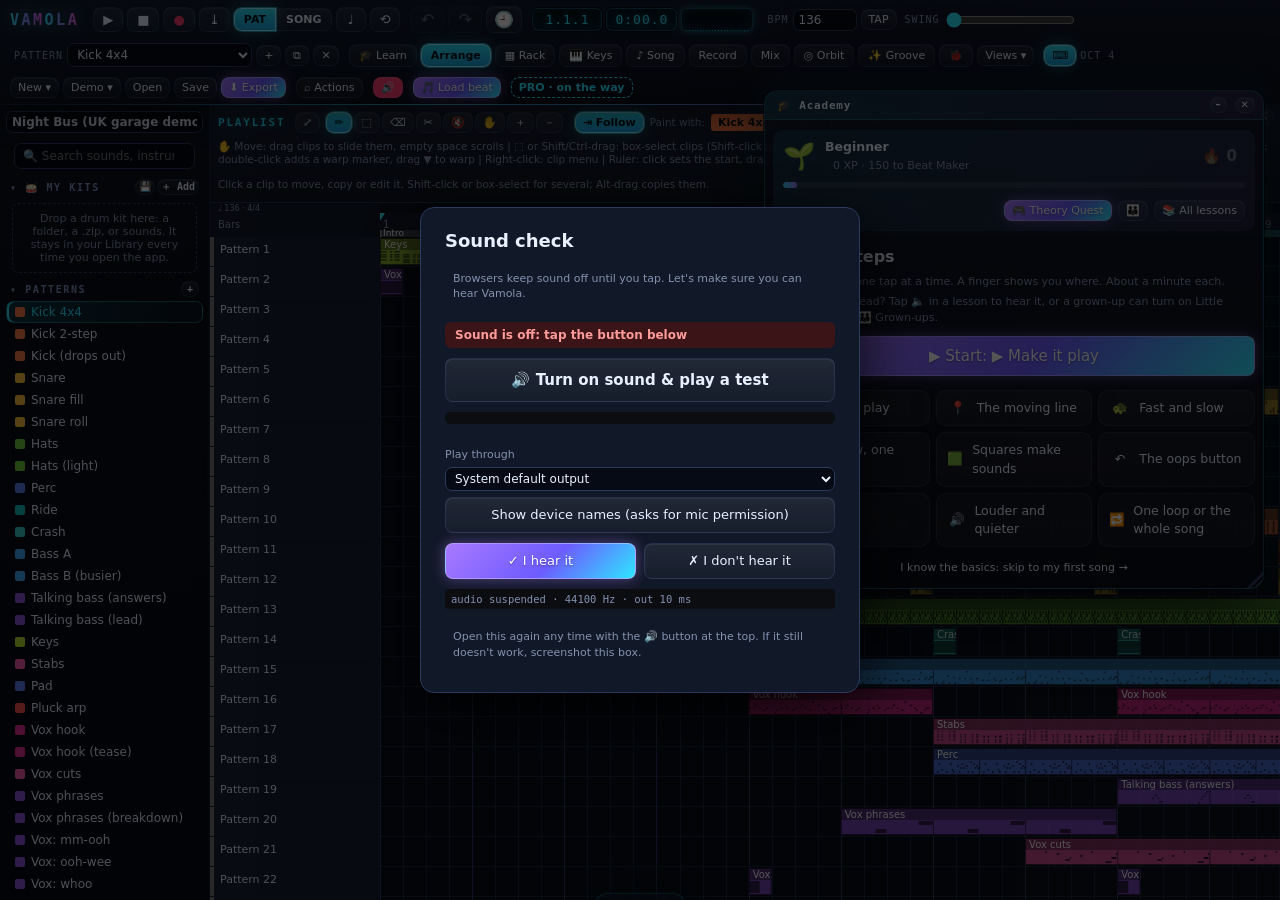
<file: index.html>
<!doctype html>
<html lang="en">
  <head>
    <meta charset="UTF-8" />
    <meta name="viewport" content="width=device-width, initial-scale=1.0, viewport-fit=cover" />
    <meta name="color-scheme" content="dark" />
    <meta name="theme-color" content="#16181d" />
    <meta name="description" content="Vamola: learn to make music by making it. A finger shows each step, on your phone or computer." />
    <meta name="apple-mobile-web-app-capable" content="yes" />
    <meta name="mobile-web-app-capable" content="yes" />
    <meta name="apple-mobile-web-app-status-bar-style" content="black-translucent" />
    <meta name="apple-mobile-web-app-title" content="Vamola" />
    <link rel="manifest" href="./manifest.webmanifest" />
    <link rel="apple-touch-icon" href="./apple-touch-icon.png" />
    <title>Vamola</title>
    <link rel="icon" type="image/svg+xml" href="./icon.svg" />
    <script type="module" crossorigin src="./assets/index-BkfduwwK.js"></script>
    <link rel="stylesheet" crossorigin href="./assets/index-Dw253Y-8.css">
  </head>
  <body>
    <div id="app"></div>
  </body>
</html>
</file>
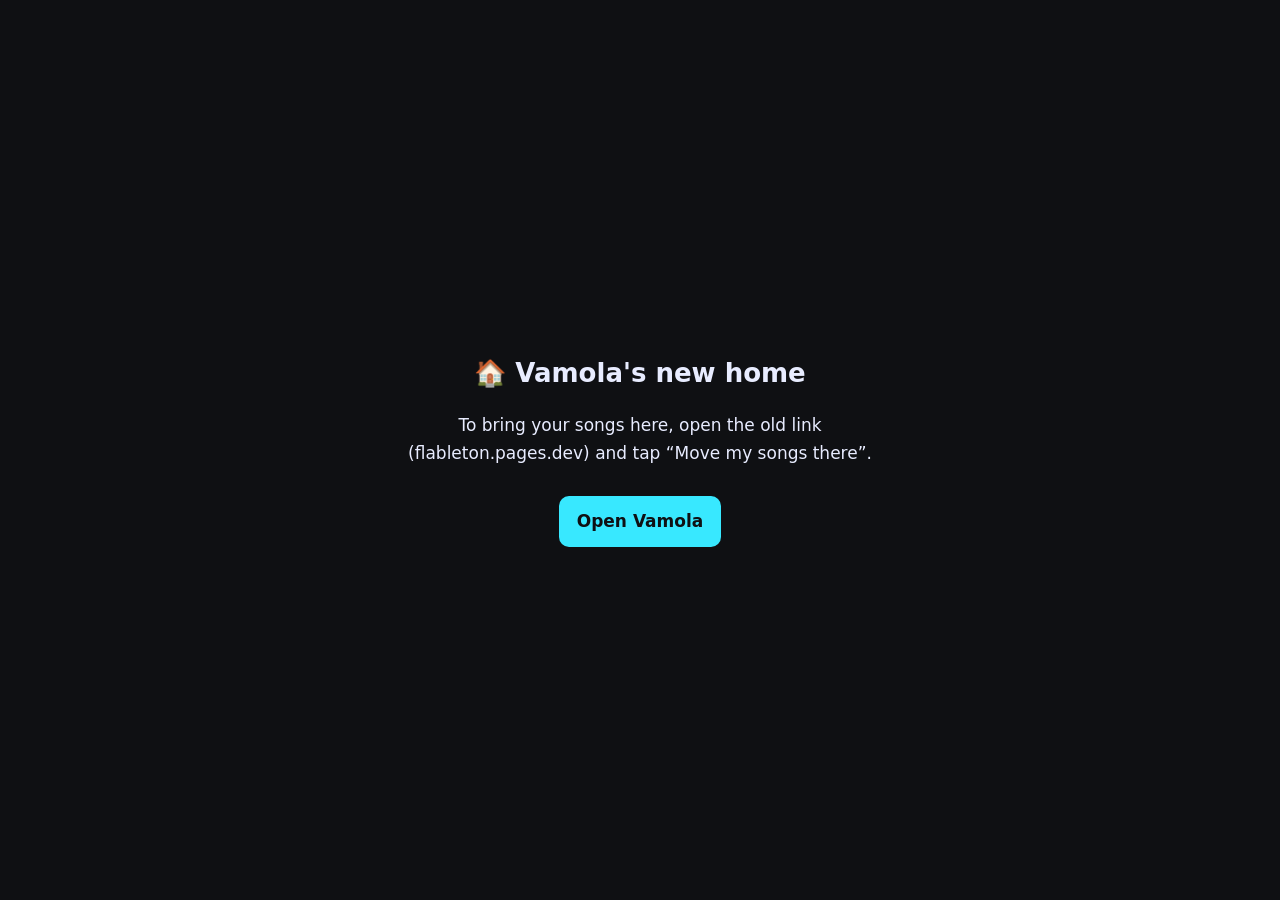
<file: move.html>
<!doctype html>
<html lang="en">
<head>
<meta charset="utf-8" />
<meta name="viewport" content="width=device-width, initial-scale=1" />
<title>Moving to Vamola</title>
<style>
  :root { color-scheme: dark; }
  body { margin: 0; background: #0f1013; color: #e8ecff; font: 17px/1.6 system-ui, -apple-system, sans-serif; display: grid; place-items: center; min-height: 100vh; }
  main { max-width: 520px; padding: 24px 16px; text-align: center; }
  h1 { font-size: 26px; }
  a, button { color: #0f1013; background: #38e8ff; border: 0; border-radius: 10px; padding: 12px 18px; font: inherit; font-weight: 600; text-decoration: none; display: inline-block; margin-top: 12px; }
  .dim { color: #9aa4b2; }
</style>
</head>
<body>
<main>
<h1 id="title">🏠 Moving to Vamola…</h1>
<p id="say">Getting your songs from the old link. Keep this page open.</p>
<p id="go"></p>
</main>
<script>
/*
 * The other half of src/ui/moving.ts. The old link (flableton.pages.dev) opens this page and sends what it
 * kept; it's written here, under the new names, and then the app opens with it. Only the old link's
 * messages are taken.
 */
(function () {
  var OLD = ["https://flableton.pages.dev", "https://barline-app.pages.dev", "https://vamola.pages.dev", "https://q-sys-oak.github.io"];
  var title = document.getElementById("title"), say = document.getElementById("say"), go = document.getElementById("go");
  function show(t, s, button) {
    title.textContent = t; say.textContent = s;
    go.replaceChildren();
    if (button) { var a = document.createElement("a"); a.href = "./"; a.textContent = button; go.append(a); }
  }
  var opener = window.opener, from = null;
  if (!opener) return show("🏠 Vamola's new home", "To bring your songs here, open the old link (flableton.pages.dev) and tap “Move my songs there”.", "Open Vamola");
  for (var i = 0; i < OLD.length; i++) opener.postMessage({ type: "vamola-ready" }, OLD[i]);

  var newName = function (k) {
    var olds = ["flableton.", "beatwise.", "barline."];
    for (var i = 0; i < olds.length; i++) if (k.indexOf(olds[i]) === 0) return "vamola." + k.slice(olds[i].length);
    return k;
  };
  function put(db) {
    return new Promise(function (resolve, reject) {
      var r = indexedDB.open(db.name, db.version);
      r.onupgradeneeded = function () {
        db.stores.forEach(function (s) {
          if (!r.result.objectStoreNames.contains(s.name)) r.result.createObjectStore(s.name, s.keyPath === null ? { autoIncrement: s.autoIncrement } : { keyPath: s.keyPath, autoIncrement: s.autoIncrement });
        });
      };
      r.onerror = function () { reject(r.error); };
      r.onsuccess = function () {
        var d = r.result, names = db.stores.map(function (s) { return s.name; }).filter(function (n) { return d.objectStoreNames.contains(n); });
        if (!names.length) { d.close(); return resolve(); }
        var tx = d.transaction(names, "readwrite");
        db.stores.forEach(function (s) {
          if (names.indexOf(s.name) < 0) return;
          var os = tx.objectStore(s.name);
          s.values.forEach(function (v, i) { if (s.keyPath === null) os.put(v, s.keys[i]); else os.put(v); });
        });
        tx.oncomplete = function () { d.close(); resolve(); };
        tx.onerror = function () { d.close(); reject(tx.error); };
      };
    });
  }

  addEventListener("message", function (e) {
    if (OLD.indexOf(e.origin) < 0 || e.source !== opener || !e.data || e.data.type !== "vamola-move" || from) return;
    from = e.origin;
    var local = e.data.local || {}, dbs = e.data.dbs || [];
    var here = null;
    try { here = localStorage.getItem("vamola.autosave"); } catch (_) {}
    var bringsSong = ["flableton.autosave", "beatwise.autosave", "barline.autosave", "vamola.autosave"].some(function (k) { return local[k] !== undefined; });
    if (here && bringsSong && !confirm("The new link already has a song open. Replace it with the song from the old link? (Its backups and sounds are kept either way.)")) {
      ["flableton.autosave", "beatwise.autosave", "barline.autosave", "vamola.autosave"].forEach(function (k) { delete local[k]; });
    }
    try {
      // oldest names first, so the newer copy of a setting wins: flableton, beatwise, barline, then vamola
      var rank = function (k) { var p = ["flableton.", "beatwise.", "barline.", "vamola."]; for (var i = 0; i < p.length; i++) if (k.indexOf(p[i]) === 0) return i; return 4; };
      Object.keys(local).sort(function (a, b) { return rank(a) - rank(b); }).forEach(function (k) { localStorage.setItem(newName(k), local[k]); });
    } catch (err) {
      opener.postMessage({ type: "vamola-failed", why: "this browser's storage is full" }, from);
      return show("😕 It didn't move", "This browser's storage is full. On the old link, save your song (☰ → Save) and open the file here.", "Open Vamola");
    }
    Promise.all(dbs.map(put)).then(function () {
      opener.postMessage({ type: "vamola-moved" }, from);
      show("✅ Moved!", "Your songs, sounds and progress are here now. From now on, use this link (on a phone, add it to your home screen again).", "Open Vamola");
      setTimeout(function () { location.replace("./"); }, 2500);
    }, function (err) {
      opener.postMessage({ type: "vamola-failed", why: String(err && err.message || err) }, from);
      show("😕 Some of it didn't move", "Your settings and song moved, but not every sound. On the old link, save your song (☰ → Save) and open the file here.", "Open Vamola");
    });
  });
  setTimeout(function () { if (!from) show("🏠 Vamola's new home", "Nothing came from the old link. Go back to it and tap “Move my songs there” again.", "Open Vamola"); }, 15000);
})();
</script>
</body>
</html>
</file>
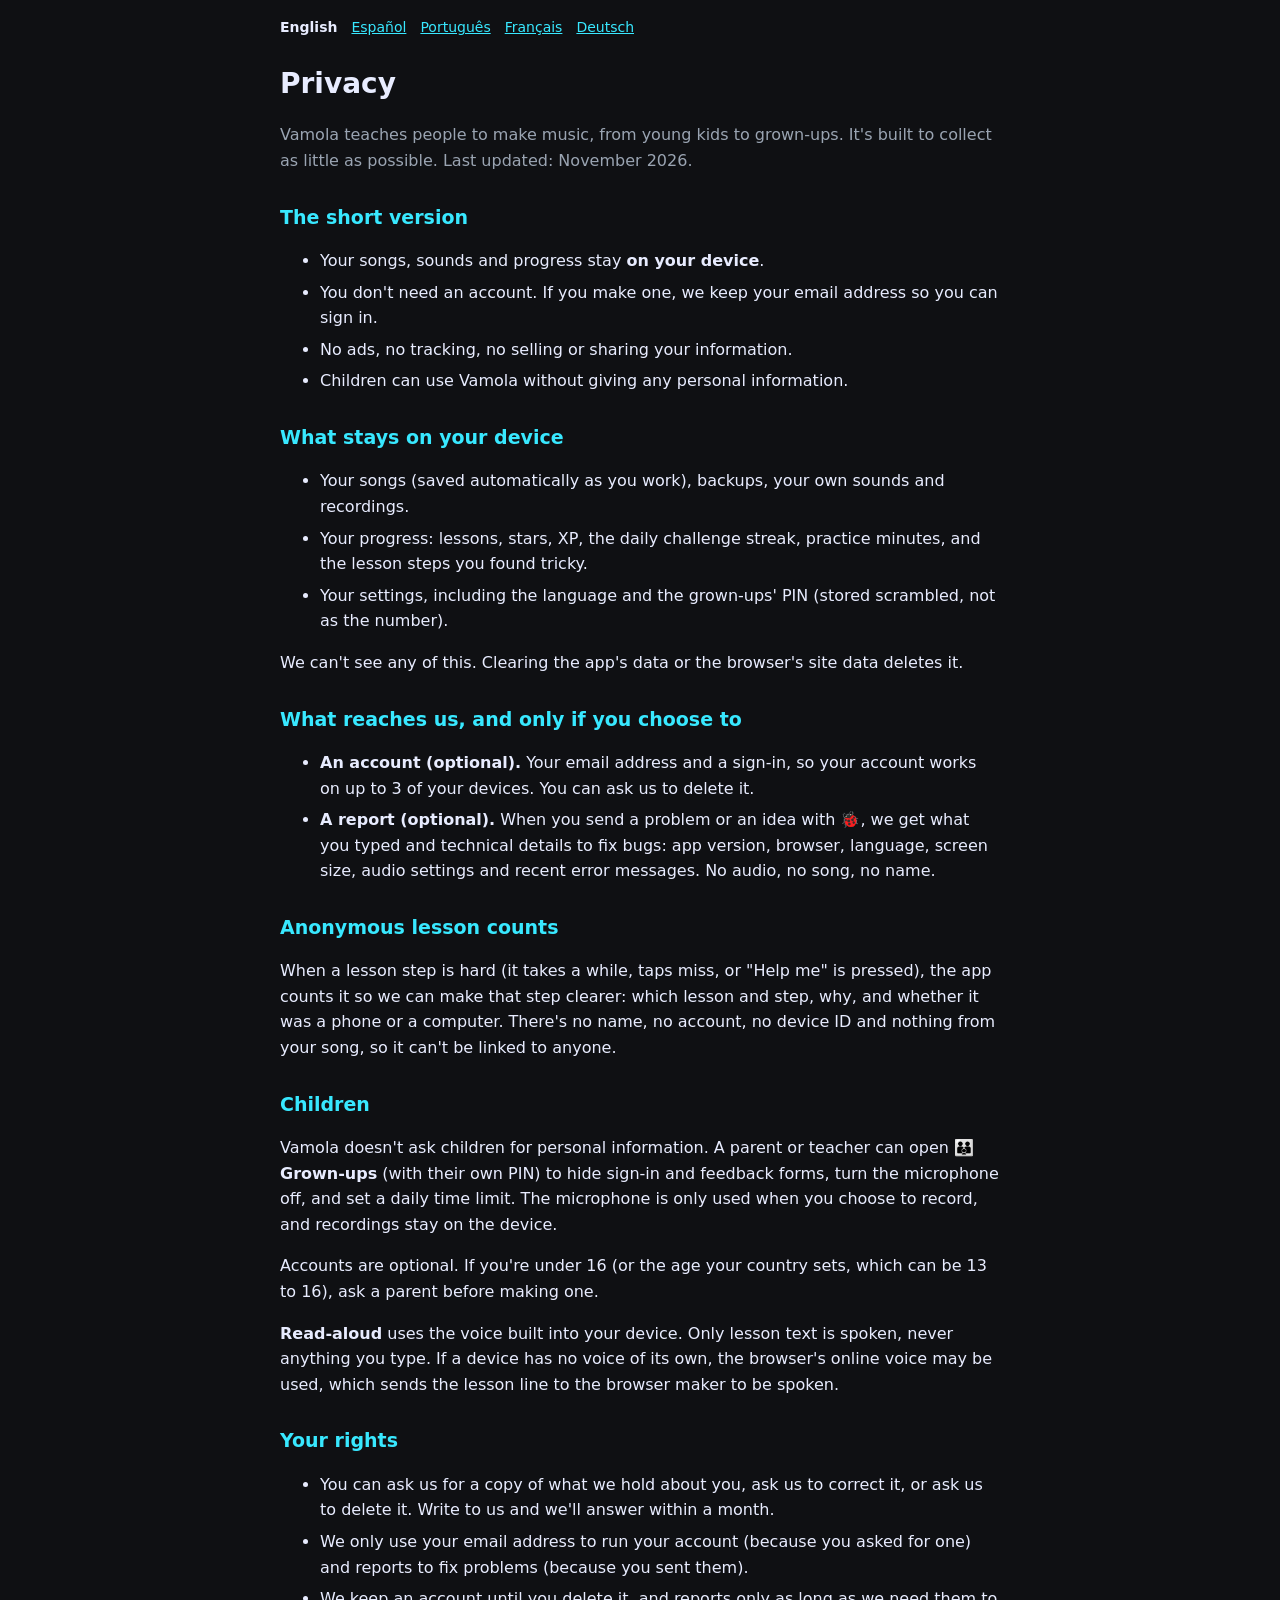
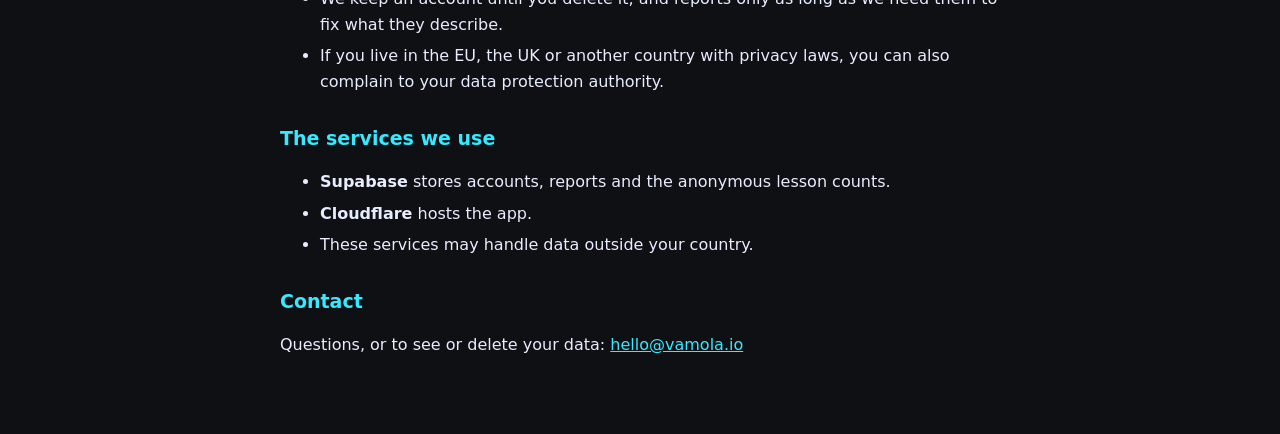
<file: privacy.html>
<!doctype html>
<html lang="en">
<head>
<meta charset="utf-8" />
<meta name="viewport" content="width=device-width, initial-scale=1" />
<title>Privacy · Vamola</title>
<style>
  :root { color-scheme: dark; }
  body { margin: 0; background: #0f1013; color: #e8ecff; font: 16px/1.6 system-ui, -apple-system, sans-serif; }
  main { max-width: 720px; margin: 0 auto; padding: 16px 16px 60px; }
  nav { display: flex; flex-wrap: wrap; gap: 6px 14px; font-size: 14px; }
  nav a[aria-current] { color: #e8ecff; font-weight: 600; text-decoration: none; }
  h1 { font-size: 28px; margin-bottom: 4px; }
  h2 { font-size: 19px; margin-top: 28px; color: #38e8ff; }
  .dim { color: #9aa4b2; }
  li { margin: 6px 0; }
  a { color: #38e8ff; }
</style>
</head>
<body>
<main>
<nav aria-label="Language"><a href="?lang=en" data-pick="en" lang="en">English</a><a href="?lang=es" data-pick="es" lang="es">Español</a><a href="?lang=pt" data-pick="pt" lang="pt">Português</a><a href="?lang=fr" data-pick="fr" lang="fr">Français</a><a href="?lang=de" data-pick="de" lang="de">Deutsch</a></nav>
<section lang="en" data-lang="en">
<h1>Privacy</h1>
<p class="dim">Vamola teaches people to make music, from young kids to grown-ups. It's built to collect as little as possible. Last updated: November 2026.</p>
<h2>The short version</h2>
<ul>
  <li>Your songs, sounds and progress stay <b>on your device</b>.</li>
  <li>You don't need an account. If you make one, we keep your email address so you can sign in.</li>
  <li>No ads, no tracking, no selling or sharing your information.</li>
  <li>Children can use Vamola without giving any personal information.</li>
</ul>
<h2>What stays on your device</h2>
<ul>
  <li>Your songs (saved automatically as you work), backups, your own sounds and recordings.</li>
  <li>Your progress: lessons, stars, XP, the daily challenge streak, practice minutes, and the lesson steps you found tricky.</li>
  <li>Your settings, including the language and the grown-ups' PIN (stored scrambled, not as the number).</li>
</ul>
<p>We can't see any of this. Clearing the app's data or the browser's site data deletes it.</p>
<h2>What reaches us, and only if you choose to</h2>
<ul>
  <li><b>An account (optional).</b> Your email address and a sign-in, so your account works on up to 3 of your devices. You can ask us to delete it.</li>
  <li><b>A report (optional).</b> When you send a problem or an idea with 🐞, we get what you typed and technical details to fix bugs: app version, browser, language, screen size, audio settings and recent error messages. No audio, no song, no name.</li>
</ul>
<h2>Anonymous lesson counts</h2>
<p>When a lesson step is hard (it takes a while, taps miss, or "Help me" is pressed), the app counts it so we can make that step clearer: which lesson and step, why, and whether it was a phone or a computer. There's no name, no account, no device ID and nothing from your song, so it can't be linked to anyone.</p>
<h2>Children</h2>
<p>Vamola doesn't ask children for personal information. A parent or teacher can open <b>👪 Grown-ups</b> (with their own PIN) to hide sign-in and feedback forms, turn the microphone off, and set a daily time limit. The microphone is only used when you choose to record, and recordings stay on the device.</p><p>Accounts are optional. If you're under 16 (or the age your country sets, which can be 13 to 16), ask a parent before making one.</p><p><b>Read-aloud</b> uses the voice built into your device. Only lesson text is spoken, never anything you type. If a device has no voice of its own, the browser's online voice may be used, which sends the lesson line to the browser maker to be spoken.</p>
<h2>Your rights</h2>
<ul>
  <li>You can ask us for a copy of what we hold about you, ask us to correct it, or ask us to delete it. Write to us and we'll answer within a month.</li>
  <li>We only use your email address to run your account (because you asked for one) and reports to fix problems (because you sent them).</li>
  <li>We keep an account until you delete it, and reports only as long as we need them to fix what they describe.</li>
  <li>If you live in the EU, the UK or another country with privacy laws, you can also complain to your data protection authority.</li>
</ul>
<h2>The services we use</h2>
<ul>
  <li><b>Supabase</b> stores accounts, reports and the anonymous lesson counts.</li>
  <li><b>Cloudflare</b> hosts the app.</li>
  <li>These services may handle data outside your country.</li>
</ul>
<h2>Contact</h2>
<p>Questions, or to see or delete your data: <a href="mailto:hello@vamola.io">hello@vamola.io</a></p>
</section>
<section lang="es" data-lang="es" hidden>
<h1>Privacidad</h1>
<p class="dim">Vamola enseña a hacer música a todo el mundo, desde niños pequeños hasta adultos. Está hecha para recoger lo mínimo posible. Última actualización: noviembre de 2026.</p>
<h2>En resumen</h2>
<ul>
  <li>Tus canciones, sonidos y progreso se quedan <b>en tu dispositivo</b>.</li>
  <li>No necesitas una cuenta. Si creas una, guardamos tu correo electrónico para que puedas iniciar sesión.</li>
  <li>Sin anuncios, sin rastreo, sin vender ni compartir tu información.</li>
  <li>Los niños pueden usar Vamola sin dar ningún dato personal.</li>
</ul>
<h2>Lo que se queda en tu dispositivo</h2>
<ul>
  <li>Tus canciones (se guardan solas mientras trabajas), copias de seguridad, tus propios sonidos y grabaciones.</li>
  <li>Tu progreso: lecciones, estrellas, XP, la racha del reto diario, los minutos de práctica y los pasos de las lecciones que te costaron.</li>
  <li>Tus ajustes, incluidos el idioma y el PIN de los adultos (guardado cifrado, no como el número).</li>
</ul>
<p>Nosotros no podemos ver nada de esto. Si borras los datos de la app o los datos del sitio en el navegador, se elimina.</p>
<h2>Lo que nos llega, y solo si tú quieres</h2>
<ul>
  <li><b>Una cuenta (opcional).</b> Tu correo electrónico y un inicio de sesión, para que tu cuenta funcione en hasta 3 de tus dispositivos. Puedes pedirnos que la borremos.</li>
  <li><b>Un informe (opcional).</b> Cuando nos envías un problema o una idea con 🐞, recibimos lo que escribiste y datos técnicos para arreglar errores: versión de la app, navegador, idioma, tamaño de pantalla, ajustes de audio y mensajes de error recientes. Sin audio, sin canción, sin nombre.</li>
</ul>
<h2>Recuento anónimo de lecciones</h2>
<p>Cuando un paso de una lección cuesta (tarda, los toques fallan o se pulsa "Ayúdame"), la app lo cuenta para que podamos hacerlo más claro: qué lección y qué paso, por qué, y si era un móvil o un ordenador. No hay nombre, ni cuenta, ni identificador del dispositivo, ni nada de tu canción, así que no se puede relacionar con nadie.</p>
<h2>Niños</h2>
<p>Vamola no pide datos personales a los niños. Un padre, una madre o un profesor puede abrir <b>👪 Adultos</b> (con su propio PIN) para ocultar el inicio de sesión y los formularios de comentarios, apagar el micrófono y poner un límite de tiempo diario. El micrófono solo se usa cuando decides grabar, y las grabaciones se quedan en el dispositivo.</p><p>Las cuentas son opcionales. Si tienes menos de 16 años (o la edad que fije tu país, que puede ser de 13 a 16), pide permiso a tus padres antes de crear una.</p><p><b>Leer en voz alta</b> usa la voz integrada en tu dispositivo. Solo se lee el texto de las lecciones, nunca lo que tú escribes. Si un dispositivo no tiene voz propia, puede usarse la voz en línea del navegador, que envía la frase de la lección a la empresa del navegador para leerla.</p>
<h2>Tus derechos</h2>
<ul>
  <li>Puedes pedirnos una copia de lo que tenemos sobre ti, pedir que lo corrijamos o pedir que lo borremos. Escríbenos y te responderemos en un mes como máximo.</li>
  <li>Solo usamos tu correo electrónico para que funcione tu cuenta (porque la pediste) y los informes para arreglar problemas (porque nos los enviaste).</li>
  <li>Guardamos una cuenta hasta que la borras, y los informes solo el tiempo necesario para arreglar lo que cuentan.</li>
  <li>Si vives en la UE, el Reino Unido u otro país con leyes de privacidad, también puedes reclamar ante tu autoridad de protección de datos.</li>
</ul>
<h2>Los servicios que usamos</h2>
<ul>
  <li><b>Supabase</b> guarda las cuentas, los informes y el recuento anónimo de lecciones.</li>
  <li><b>Cloudflare</b> aloja la app.</li>
  <li>Estos servicios pueden tratar datos fuera de tu país.</li>
</ul>
<h2>Contacto</h2>
<p>Preguntas, o para ver o borrar tus datos: <a href="mailto:hello@vamola.io">hello@vamola.io</a></p>
</section>
<section lang="pt" data-lang="pt" hidden>
<h1>Privacidade</h1>
<p class="dim">O Vamola ensina todo mundo a fazer música, de crianças pequenas a adultos. Ele foi feito para coletar o mínimo possível. Última atualização: novembro de 2026.</p>
<h2>Resumindo</h2>
<ul>
  <li>Suas músicas, sons e progresso ficam <b>no seu aparelho</b>.</li>
  <li>Você não precisa de conta. Se criar uma, guardamos seu e-mail para você poder entrar.</li>
  <li>Sem anúncios, sem rastreamento, sem vender nem compartilhar suas informações.</li>
  <li>Crianças podem usar o Vamola sem dar nenhuma informação pessoal.</li>
</ul>
<h2>O que fica no seu aparelho</h2>
<ul>
  <li>Suas músicas (salvas automaticamente enquanto você trabalha), backups, seus próprios sons e gravações.</li>
  <li>Seu progresso: lições, estrelas, XP, a sequência do desafio diário, os minutos de prática e os passos das lições em que você teve dificuldade.</li>
  <li>Suas configurações, incluindo o idioma e o PIN dos adultos (guardado embaralhado, não como o número).</li>
</ul>
<p>Nós não conseguimos ver nada disso. Apagar os dados do app ou os dados do site no navegador apaga tudo.</p>
<h2>O que chega até nós, e só se você quiser</h2>
<ul>
  <li><b>Uma conta (opcional).</b> Seu e-mail e um login, para a sua conta funcionar em até 3 aparelhos seus. Você pode pedir para apagarmos.</li>
  <li><b>Um relato (opcional).</b> Quando você envia um problema ou uma ideia com 🐞, recebemos o que você escreveu e detalhes técnicos para corrigir erros: versão do app, navegador, idioma, tamanho da tela, configurações de áudio e mensagens de erro recentes. Sem áudio, sem música, sem nome.</li>
</ul>
<h2>Contagem anônima das lições</h2>
<p>Quando um passo de uma lição é difícil (demora, os toques erram ou alguém aperta "Me ajude"), o app conta isso para podermos deixar o passo mais claro: qual lição e qual passo, por quê, e se era um celular ou um computador. Não há nome, nem conta, nem identificação do aparelho, nem nada da sua música, então não dá para ligar a ninguém.</p>
<h2>Crianças</h2>
<p>O Vamola não pede informações pessoais às crianças. Um pai, uma mãe ou um professor pode abrir <b>👪 Adultos</b> (com o próprio PIN) para esconder o login e os formulários de feedback, desligar o microfone e definir um limite de tempo diário. O microfone só é usado quando você escolhe gravar, e as gravações ficam no aparelho.</p><p>Contas são opcionais. Se você tem menos de 16 anos (ou a idade que o seu país definir, que pode ser de 13 a 16), peça a um responsável antes de criar uma.</p><p><b>Ler em voz alta</b> usa a voz que vem no seu aparelho. Só o texto das lições é lido, nunca o que você digita. Se um aparelho não tiver voz própria, pode ser usada a voz on-line do navegador, que envia a frase da lição para a empresa do navegador ler.</p>
<h2>Seus direitos</h2>
<ul>
  <li>Você pode pedir uma cópia do que temos sobre você, pedir para corrigirmos ou para apagarmos. Escreva para nós e responderemos em até um mês.</li>
  <li>Só usamos seu e-mail para manter sua conta funcionando (porque você pediu uma) e os relatos para corrigir problemas (porque você os enviou).</li>
  <li>Guardamos uma conta até você apagá-la, e os relatos só pelo tempo necessário para corrigir o que eles descrevem.</li>
  <li>Se você mora na UE, no Reino Unido, no Brasil ou em outro país com leis de privacidade, também pode reclamar à sua autoridade de proteção de dados.</li>
</ul>
<h2>Os serviços que usamos</h2>
<ul>
  <li><b>Supabase</b> guarda as contas, os relatos e a contagem anônima das lições.</li>
  <li><b>Cloudflare</b> hospeda o app.</li>
  <li>Esses serviços podem tratar dados fora do seu país.</li>
</ul>
<h2>Contato</h2>
<p>Dúvidas, ou para ver ou apagar seus dados: <a href="mailto:hello@vamola.io">hello@vamola.io</a></p>
</section>
<section lang="fr" data-lang="fr" hidden>
<h1>Confidentialité</h1>
<p class="dim">Vamola apprend à faire de la musique à tout le monde, des jeunes enfants aux adultes. L'appli est conçue pour collecter le moins possible. Dernière mise à jour : novembre 2026.</p>
<h2>En bref</h2>
<ul>
  <li>Tes morceaux, tes sons et ta progression restent <b>sur ton appareil</b>.</li>
  <li>Tu n'as pas besoin de compte. Si tu en crées un, nous gardons ton adresse e-mail pour que tu puisses te connecter.</li>
  <li>Pas de pub, pas de pistage, ni vente ni partage de tes informations.</li>
  <li>Les enfants peuvent utiliser Vamola sans donner aucune information personnelle.</li>
</ul>
<h2>Ce qui reste sur ton appareil</h2>
<ul>
  <li>Tes morceaux (enregistrés automatiquement pendant que tu travailles), les sauvegardes, tes propres sons et enregistrements.</li>
  <li>Ta progression : leçons, étoiles, XP, la série du défi du jour, les minutes de pratique et les étapes de leçon qui t'ont posé problème.</li>
  <li>Tes réglages, y compris la langue et le code PIN des adultes (stocké brouillé, pas sous forme de chiffres).</li>
</ul>
<p>Nous ne pouvons rien voir de tout cela. Effacer les données de l'appli ou les données du site dans le navigateur les supprime.</p>
<h2>Ce qui nous parvient, et seulement si tu le choisis</h2>
<ul>
  <li><b>Un compte (facultatif).</b> Ton adresse e-mail et une connexion, pour que ton compte marche sur 3 de tes appareils au maximum. Tu peux nous demander de le supprimer.</li>
  <li><b>Un rapport (facultatif).</b> Quand tu envoies un problème ou une idée avec 🐞, nous recevons ce que tu as écrit et des détails techniques pour corriger les bugs : version de l'appli, navigateur, langue, taille d'écran, réglages audio et messages d'erreur récents. Pas d'audio, pas de morceau, pas de nom.</li>
</ul>
<h2>Comptage anonyme des leçons</h2>
<p>Quand une étape de leçon est difficile (elle prend du temps, des appuis ratent, ou "Aide-moi" est pressé), l'appli le compte pour que nous puissions la rendre plus claire : quelle leçon et quelle étape, pourquoi, et s'il s'agissait d'un téléphone ou d'un ordinateur. Il n'y a ni nom, ni compte, ni identifiant d'appareil, ni rien de ton morceau, donc cela ne peut être relié à personne.</p>
<h2>Enfants</h2>
<p>Vamola ne demande pas d'informations personnelles aux enfants. Un parent ou un enseignant peut ouvrir <b>👪 Adultes</b> (avec son propre code PIN) pour masquer la connexion et les formulaires de retour, couper le micro et fixer une limite de temps par jour. Le micro n'est utilisé que quand tu choisis d'enregistrer, et les enregistrements restent sur l'appareil.</p><p>Les comptes sont facultatifs. Si tu as moins de 15 ans (ou l'âge fixé par ton pays, entre 13 et 16 ans), demande à un parent avant d'en créer un.</p><p><b>La lecture à voix haute</b> utilise la voix intégrée à ton appareil. Seul le texte des leçons est lu, jamais ce que tu tapes. Si un appareil n'a pas de voix à lui, la voix en ligne du navigateur peut être utilisée, ce qui envoie la phrase de la leçon à l'éditeur du navigateur pour qu'il la lise.</p>
<h2>Tes droits</h2>
<ul>
  <li>Tu peux nous demander une copie de ce que nous avons sur toi, nous demander de le corriger ou de le supprimer. Écris-nous et nous répondrons sous un mois.</li>
  <li>Nous n'utilisons ton adresse e-mail que pour faire fonctionner ton compte (parce que tu en as demandé un) et les rapports que pour corriger des problèmes (parce que tu nous les as envoyés).</li>
  <li>Nous gardons un compte jusqu'à ce que tu le supprimes, et les rapports seulement le temps nécessaire pour corriger ce qu'ils décrivent.</li>
  <li>Si tu vis dans l'UE, au Royaume-Uni ou dans un autre pays doté de lois sur la vie privée, tu peux aussi porter plainte auprès de ton autorité de protection des données (en France, la CNIL).</li>
</ul>
<h2>Les services que nous utilisons</h2>
<ul>
  <li><b>Supabase</b> stocke les comptes, les rapports et le comptage anonyme des leçons.</li>
  <li><b>Cloudflare</b> héberge l'appli.</li>
  <li>Ces services peuvent traiter des données hors de ton pays.</li>
</ul>
<h2>Contact</h2>
<p>Des questions, ou pour voir ou supprimer tes données : <a href="mailto:hello@vamola.io">hello@vamola.io</a></p>
</section>
<section lang="de" data-lang="de" hidden>
<h1>Datenschutz</h1>
<p class="dim">Vamola bringt allen bei, Musik zu machen, von kleinen Kindern bis zu Erwachsenen. Die App ist so gebaut, dass sie so wenig wie möglich sammelt. Zuletzt aktualisiert: November 2026.</p>
<h2>Kurz gesagt</h2>
<ul>
  <li>Deine Songs, Sounds und dein Fortschritt bleiben <b>auf deinem Gerät</b>.</li>
  <li>Du brauchst kein Konto. Wenn du eins anlegst, speichern wir deine E-Mail-Adresse, damit du dich anmelden kannst.</li>
  <li>Keine Werbung, kein Tracking, kein Verkauf und keine Weitergabe deiner Daten.</li>
  <li>Kinder können Vamola nutzen, ohne persönliche Daten anzugeben.</li>
</ul>
<h2>Was auf deinem Gerät bleibt</h2>
<ul>
  <li>Deine Songs (automatisch gespeichert, während du arbeitest), Backups, deine eigenen Sounds und Aufnahmen.</li>
  <li>Dein Fortschritt: Lektionen, Sterne, XP, die Serie der Tages-Challenge, Übungsminuten und die Lektionsschritte, die schwierig für dich waren.</li>
  <li>Deine Einstellungen, auch die Sprache und die PIN für Erwachsene (verschlüsselt gespeichert, nicht als Zahl).</li>
</ul>
<p>Wir können nichts davon sehen. Wenn du die Daten der App oder die Website-Daten im Browser löschst, ist es weg.</p>
<h2>Was bei uns ankommt, und nur, wenn du es willst</h2>
<ul>
  <li><b>Ein Konto (freiwillig).</b> Deine E-Mail-Adresse und eine Anmeldung, damit dein Konto auf bis zu 3 deiner Geräte funktioniert. Du kannst uns bitten, es zu löschen.</li>
  <li><b>Ein Bericht (freiwillig).</b> Wenn du uns mit 🐞 ein Problem oder eine Idee schickst, bekommen wir, was du geschrieben hast, und technische Angaben zum Beheben von Fehlern: App-Version, Browser, Sprache, Bildschirmgröße, Audio-Einstellungen und neue Fehlermeldungen. Kein Audio, kein Song, kein Name.</li>
</ul>
<h2>Anonyme Lektions-Zählung</h2>
<p>Wenn ein Lektionsschritt schwer ist (er dauert lange, Tipps gehen daneben oder "Hilf mir" wird gedrückt), zählt die App das, damit wir den Schritt klarer machen können: welche Lektion und welcher Schritt, warum, und ob es ein Handy oder ein Computer war. Es gibt keinen Namen, kein Konto, keine Geräte-ID und nichts aus deinem Song, also lässt es sich niemandem zuordnen.</p>
<h2>Kinder</h2>
<p>Vamola fragt Kinder nicht nach persönlichen Daten. Eltern oder Lehrkräfte können <b>👪 Erwachsene</b> öffnen (mit ihrer eigenen PIN), um Anmeldung und Feedback-Formulare auszublenden, das Mikrofon auszuschalten und ein tägliches Zeitlimit festzulegen. Das Mikrofon wird nur benutzt, wenn du aufnehmen willst, und Aufnahmen bleiben auf dem Gerät.</p><p>Konten sind freiwillig. Wenn du jünger als 16 bist (oder als das Alter, das dein Land festlegt, zwischen 13 und 16), frag deine Eltern, bevor du eins anlegst.</p><p><b>Vorlesen</b> nutzt die Stimme deines Geräts. Vorgelesen wird nur Lektionstext, nie etwas, das du eintippst. Hat ein Gerät keine eigene Stimme, kann die Online-Stimme des Browsers benutzt werden; dann wird der Lektionssatz zum Vorlesen an den Browser-Hersteller geschickt.</p>
<h2>Deine Rechte</h2>
<ul>
  <li>Du kannst eine Kopie dessen verlangen, was wir über dich gespeichert haben, und verlangen, dass wir es berichtigen oder löschen. Schreib uns, wir antworten innerhalb eines Monats.</li>
  <li>Wir nutzen deine E-Mail-Adresse nur, um dein Konto zu betreiben (weil du eins wolltest), und Berichte nur, um Probleme zu beheben (weil du sie geschickt hast).</li>
  <li>Wir behalten ein Konto, bis du es löschst, und Berichte nur so lange, wie wir sie zum Beheben brauchen.</li>
  <li>Wenn du in der EU, im Vereinigten Königreich oder einem anderen Land mit Datenschutzgesetzen lebst, kannst du dich auch bei deiner Datenschutzbehörde beschweren.</li>
</ul>
<h2>Die Dienste, die wir nutzen</h2>
<ul>
  <li><b>Supabase</b> speichert Konten, Berichte und die anonyme Lektions-Zählung.</li>
  <li><b>Cloudflare</b> hostet die App.</li>
  <li>Diese Dienste können Daten außerhalb deines Landes verarbeiten.</li>
</ul>
<h2>Kontakt</h2>
<p>Fragen, oder um deine Daten zu sehen oder zu löschen: <a href="mailto:hello@vamola.io">hello@vamola.io</a></p>
</section>
</main>
<script>
(function () {
  var have = ['en', 'es', 'pt', 'fr', 'de'];
  function ok(l) { return l && have.indexOf(l) >= 0 ? l : null; }
  var want = ok(new URLSearchParams(location.search).get("lang"));
  if (!want) try { want = ok(localStorage.getItem("vamola.lang")); } catch (e) {}
  if (!want) (navigator.languages || [navigator.language || "en"]).some(function (l) { return (want = ok(String(l).slice(0, 2).toLowerCase())); });
  want = want || "en";
  document.documentElement.lang = want;
  document.querySelectorAll("section[data-lang]").forEach(function (s) { s.hidden = s.dataset.lang !== want; });
  document.querySelectorAll("nav a").forEach(function (a) { if (a.dataset.pick === want) a.setAttribute("aria-current", "true"); });
  var h = document.querySelector("section[data-lang='" + want + "'] h1");
  if (h) document.title = h.textContent + " · Vamola";
})();
</script>
</body>
</html>
</file>
<file: assets/index-Dw253Y-8.css>
:root{--bg-0:#0f1013;--bg-1:#16181d;--bg-2:#1c1f25;--bg-3:#23262e;--bg-4:#2c3039;--bg-5:#383d48;--text:#e4e6eb;--text-dim:#8d93a0;--accent:#ff8a3d;--accent-2:#36cfc9;--playhead:#7ee787;--roll-white:#20232a;--roll-black:#1a1c22;--line:#2f333c;--line-strong:#454b57;--line-faint:#262930;--danger:#e5484d;--key-white:#e8e8ea;--key-black:#1b1d22;--radius:4px;color:var(--text);font-family:Inter,Segoe UI,system-ui,-apple-system,sans-serif;font-size:12px}*{box-sizing:border-box}html,body{background:var(--bg-0);height:100%;margin:0;overflow:hidden}#app{flex-direction:column;height:100%;display:flex}[hidden]{display:none!important}button,select,input{font:inherit;color:inherit}.btn{background:var(--bg-4);border-radius:var(--radius);cursor:pointer;white-space:nowrap;border:1px solid #0006;padding:4px 9px;line-height:1.2}.btn:hover{background:var(--bg-5)}.btn.on{background:var(--accent);color:#111}.btn.small{padding:3px 7px;font-size:11px}.btn.tiny{padding:1px 5px;font-size:10px}.btn.ghost{background:0 0;border-color:#0000}.btn.accent{background:var(--accent-2);color:#04201f}select,input.num,input.name-input,input.scene-name,input.project-name{background:var(--bg-1);border:1px solid var(--line-strong);border-radius:var(--radius);padding:3px 5px}input.num{width:64px}.toolbar{background:linear-gradient(#2a2e36,#20232a);border-bottom:1px solid #000;flex-wrap:wrap;align-items:center;gap:10px;padding:6px 10px;display:flex}.brand{letter-spacing:.5px;margin-right:4px;font-size:15px;font-weight:800}.brand-fl{color:var(--accent)}.brand-ab{color:var(--accent-2)}.group{align-items:center;gap:4px;display:flex}.group label{color:var(--text-dim);margin-left:4px}.transport .btn{min-width:30px;font-size:13px}.btn.play.on{background:var(--playhead)}.btn.rec{color:var(--danger)}.btn.rec.on{background:var(--danger);color:#fff}.seg{display:flex}.seg .btn{border-radius:0;font-size:11px;font-weight:700}.seg .btn:first-child{border-radius:var(--radius) 0 0 var(--radius)}.seg .btn:last-child{border-radius:0 var(--radius) var(--radius) 0}.lcd{color:#9ff0b0;border-radius:var(--radius);text-align:center;background:#0b0d0f;border:1px solid #000;min-width:70px;padding:3px 8px;font-family:JetBrains Mono,ui-monospace,Menlo,Consolas,monospace;font-size:13px}.scope{border-radius:var(--radius);background:#0b0d0f;border:1px solid #000;width:72px;height:24px}body.phone .scope{display:none}.views .btn{font-size:11px}.oct{color:var(--text-dim);font-size:11px}.status{color:var(--text-dim);text-align:right;flex:1;min-width:120px;font-size:11px}.body{flex:1;min-height:0;display:flex}.browser{background:var(--bg-1);border-right:1px solid #000;flex:none;width:210px;padding:6px;overflow-y:auto}.center{flex-direction:column;flex:1;min-width:0;display:flex}.main{flex:1;min-height:0;position:relative}.view{background:var(--bg-2);flex-direction:column;display:flex;position:absolute;inset:0}.bottom-area{height:var(--bottom-h,300px);background:var(--bg-1);border-top:2px solid #000;flex:none;position:relative;overflow:hidden}.bottom{height:100%;overflow:auto}.project-name{width:100%;margin-bottom:6px;font-weight:600}.br-section{margin-bottom:4px}.br-head{color:var(--text-dim);text-transform:uppercase;letter-spacing:.6px;cursor:pointer;-webkit-user-select:none;user-select:none;justify-content:space-between;align-items:center;padding:4px;font-size:10px;font-weight:700;display:flex}.br-item{border-radius:var(--radius);cursor:pointer;white-space:nowrap;text-overflow:ellipsis;align-items:center;gap:6px;padding:3px 8px;display:flex;overflow:hidden}.br-item:hover{background:var(--bg-3)}.br-item.sel{background:var(--bg-4);color:var(--accent)}.br-empty,.dim{color:var(--text-dim);padding:2px 8px;font-size:11px}.swatch{border-radius:2px;flex:none;width:10px;height:10px}.br-help{border-top:1px solid var(--line);color:var(--text-dim);margin-top:10px;padding:8px;font-size:10.5px;line-height:1.6}.br-help b{color:var(--text)}.rack-head,.roll-head,.dev-title-bar{background:var(--bg-3);border-bottom:1px solid #000;flex-wrap:wrap;align-items:center;gap:6px;padding:5px 8px;display:flex}.title{margin-right:4px;font-weight:700}.hint{color:var(--text-dim);font-size:10.5px}.pat-chip{color:#111;border-radius:3px;padding:2px 7px;font-size:11px;font-weight:700}.empty{color:var(--text-dim);padding:24px}.view.rack.drop{outline:2px dashed var(--accent);outline-offset:-4px}.rack-body{flex:1;padding:6px;overflow:auto}.rack-row{border-radius:var(--radius);align-items:center;gap:6px;padding:3px 4px;display:flex}.rack-row.sel{background:#ffffff0a}.rack-row .knob-label,.rack-row .knob-value{display:none}.led{cursor:pointer;background:#333;border:1px solid #000;border-radius:50%;flex:none;width:10px;height:10px}.led.on{background:#7ee787;box-shadow:0 0 6px #7ee787aa}.chan-name{background:var(--bg-4);border-left:4px solid var(--c);border-radius:var(--radius);cursor:pointer;white-space:nowrap;text-overflow:ellipsis;flex:none;width:120px;padding:5px 8px;overflow:hidden}.rack-row.sel .chan-name{background:var(--bg-5);color:var(--accent)}.steps{gap:2px;display:flex}.step{cursor:pointer;border:1px solid #0008;border-radius:3px;width:22px;height:26px}.step.g0{background:#3a3f4a}.step.g1{background:#4a3a3a}.step:nth-child(4n+1){margin-left:3px}.step.on{background:var(--c)}.step.now{outline-offset:-2px;outline:2px solid #fffc}.mini-roll{border-radius:var(--radius);cursor:pointer;background:#0d0f12;padding:2px}.mini-roll canvas{width:512px;height:22px;display:block}.toolbar .history .btn{min-width:34px;font-size:16px}.toolbar .history .btn:disabled{opacity:.35;cursor:default}.cslot-follow{opacity:.85;margin-left:auto;padding-right:4px;font-size:9px}.scene-info{color:var(--text-dim);white-space:nowrap;font-size:10px}.follow-edit .row{flex-wrap:wrap;align-items:center;gap:8px}.tempo-map .row{flex-wrap:wrap;align-items:center;gap:10px}.tempo-map b{min-width:52px}.device.midifx{border-top-color:#c58cff}.mfx-chain{flex-wrap:wrap;gap:8px;display:flex}.mfx{background:var(--bg-3);border:1px solid var(--line);border-radius:6px;min-width:200px;padding:4px 8px 8px}.mfx.off{opacity:.5}.mfx-controls{flex-wrap:wrap;align-items:center;gap:8px}.device.macros{border-top-color:#5ee0c0}.device.macros .knobs{gap:10px}.macro{flex-direction:column;align-items:center;gap:3px;display:flex}.macro .tiny{padding:1px 5px;font-size:9px}.macro-map .row{flex-wrap:wrap;align-items:center;gap:8px}.macro-map b{min-width:160px;font-weight:600}.capture.ready{color:var(--accent)}.riff-row{flex-wrap:wrap;align-items:center;gap:12px}.groove-ctl{align-items:center;gap:4px;display:inline-flex}.strip-slots{border-radius:4px;flex-direction:column;flex:none;gap:2px;width:100%;max-height:90px;padding:1px;display:flex;overflow-y:auto}.strip-slots.drop-here{outline:2px dashed #5ee0c0}.slot{cursor:pointer;-webkit-user-select:none;user-select:none;background:#ffffff12;border-radius:3px;flex:none;align-items:center;gap:4px;height:20px;padding:0 4px;font-size:10px;display:flex}.slot:hover{background:#fff2}.slot.off .slot-name{color:var(--text-dim);text-decoration:line-through}.slot.drop-here{box-shadow:inset 0 2px #5ee0c0}.slot .led{flex:none;width:7px;height:7px}.slot-name{white-space:nowrap;text-overflow:ellipsis;flex:1;min-width:0;overflow:hidden}.slot-x{opacity:0;color:var(--text-dim);padding:0 2px}.slot:hover .slot-x{opacity:1}.slot.inst{background:#ffb34738;font-weight:600}.slot.empty{color:var(--text-dim);border:1px dashed var(--line);background:0 0;justify-content:center}.slot.empty:hover{color:var(--text);border-color:#5ee0c0}body:not(.phone) .bottom-area:has(>.mixer-wrap:not([hidden])){height:max(var(--bottom-h,300px), 340px)}body:not(.phone) .bottom-area{max-height:max(160px,100% - 240px)}.mixer .strip{overflow:hidden auto}.fx-window{background:var(--bg-2);border:1px solid #000;border-radius:10px;flex-direction:column;min-width:min(300px,100vw - 16px);max-width:min(720px,100vw - 16px);max-height:calc(100vh - 16px);display:flex;position:fixed;overflow:hidden;box-shadow:0 18px 50px #000a}.fx-window.flash{box-shadow:0 0 0 2px #5ee0c0,0 18px 50px #000a}.fxw-bar{touch-action:none;background:var(--bg-3);cursor:grab;border-bottom:1px solid #000;align-items:center;gap:8px;padding:6px 8px 6px 12px;display:flex}.fxw-title{white-space:nowrap;text-overflow:ellipsis;flex:1;font-size:12px;font-weight:700;overflow:hidden}.fxw-body{padding:6px;overflow:auto}.fxw-body .device{border-top-width:2px;margin:0}body.phone .fx-window{border-radius:14px 14px 0 0;max-width:none;max-height:60vh;bottom:64px;width:auto!important;height:auto!important;top:auto!important;left:0!important;right:0!important}.fxw-chain{flex-wrap:wrap;align-items:center;gap:4px;padding:8px 4px 2px;display:flex}.fxw-slot{padding:3px 8px;font-size:11px}.fxw-slot.off{opacity:.6;text-decoration:line-through}.chain.drop-here,.chan-name.drop-here{outline:2px dashed #5ee0c0}.fx-sounds{flex-wrap:wrap;gap:6px;display:flex}.fx-sound{background:color-mix(in srgb, #5ee0c0 18%, var(--bg-3));border:1px solid #5ee0c080;border-radius:999px;padding:8px 14px;font-weight:600}.clip-view{height:100%;min-height:0;display:flex}.clip-box{background:var(--bg-2);border-right:1px solid #000;flex-direction:column;flex:none;gap:6px;width:230px;padding:8px 10px;font-size:12px;display:flex;overflow-y:auto}.clip-title{align-items:center;gap:6px;font-weight:700;display:flex}.clip-title input{flex:1;min-width:0;font-weight:700}.clip-swatch{border-radius:3px;flex:none;width:12px;height:22px}.clip-field{align-items:center;gap:6px;display:flex}.clip-field>span:first-child{color:var(--text-dim);flex:1}.clip-tools{flex-wrap:wrap;gap:4px}.clip-main{flex-direction:column;flex:1;min-width:0;display:flex}.clip-tabs{border-bottom:1px solid #000;align-items:center;gap:4px;padding:4px 8px;display:flex}.clip-editor{flex-direction:column;flex:1;min-height:0;display:flex;overflow:auto}.clip-editor[hidden]{display:none}.clip-roll .roll-wrap{flex:1;min-height:0}.clip-wave{flex:1;width:100%;min-height:0;display:block}body.phone .clip-view{flex-direction:column}body.phone .clip-box{border-bottom:1px solid #000;border-right:none;width:auto;max-height:40%}.rec-next{background:var(--bg-3);border:1px solid var(--line);z-index:3;border-radius:10px;flex-wrap:wrap;align-items:center;gap:10px;margin-bottom:10px;padding:10px 12px;display:flex;position:sticky;top:0}.rec-next>span{flex:1;min-width:160px}.rec-next .rec-go{color:#fff;background:#e5484d;border:none;border-radius:999px;padding:10px 22px;font-size:17px;font-weight:700}.rec-next .rec-go.stop{background:var(--bg-4);color:var(--text)}.rec-live{color:#ff6b6f}.clip-move{flex-wrap:wrap;align-items:center;gap:4px;display:inline-flex}body.no-browser .browser{display:none}.bottom-grip{cursor:ns-resize;z-index:5;height:8px;position:absolute;top:-4px;left:0;right:0}body.phone .bottom-grip{display:none}.shortcut-list{flex-direction:column;gap:2px;max-height:60vh;display:flex;overflow-y:auto}.shortcut{align-items:center;gap:8px}.shortcut-label{flex:1;min-width:0}.shortcut-keys{background:var(--bg-3);border:1px solid var(--line);text-align:center;border-radius:4px;min-width:90px;padding:2px 6px;font-family:ui-monospace,monospace;font-size:12px}.shortcut-keys.changed{border-color:var(--accent)}.layout-list .row{flex-wrap:wrap;align-items:center;gap:8px}.rack-grid{gap:4px;max-width:360px;margin:6px 0;display:grid}.pad-row{grid-template-columns:repeat(4,1fr);gap:4px;display:grid}.rack-pad{aspect-ratio:1.3;background:var(--bg-3);border:1px solid var(--line);color:var(--text);text-align:left;border-radius:6px;flex-direction:column;justify-content:space-between;align-items:flex-start;padding:5px 6px;display:flex;overflow:hidden}.rack-pad b{white-space:nowrap;text-overflow:ellipsis;max-width:100%;font-size:11px;font-weight:600;overflow:hidden}.rack-pad span{color:var(--text-dim);font-size:9px}.rack-pad.empty{opacity:.55}.rack-pad.on{background:color-mix(in srgb, #ffb347 18%, var(--bg-3));border-color:#ffb347;box-shadow:inset 0 0 0 1px #ffb347}.rack-pad:active{background:color-mix(in srgb, #ffb347 40%, var(--bg-3))}.rack-edit{flex-direction:column;gap:6px;max-width:520px;display:flex}.rack-steps{grid-template-columns:repeat(16,1fr);gap:2px;max-width:520px;display:grid}.rack-step{background:var(--bg-3);border:1px solid var(--line);border-radius:3px;min-width:0;height:22px;padding:0}.rack-step.beat{background:var(--bg-4)}.rack-step.on{background:#ffb347;border-color:#ffb347}select.strip-out{width:100%;margin-top:3px;padding:2px;font-size:10px}.row.sidechain{gap:6px;padding:2px 8px 6px}.row.sidechain select{flex:1;min-width:0}.btn.add-fx{width:100%;margin-top:2px}.strip-fx{cursor:pointer}.fx-grid{grid-template-columns:repeat(auto-fill,minmax(150px,1fr));gap:6px;display:grid}.fx-pick{text-align:left;background:var(--bg-3);color:var(--text);border:1px solid var(--line);cursor:pointer;font:inherit;border-radius:8px;flex-direction:column;align-items:flex-start;gap:2px;padding:10px;display:flex}.fx-pick:hover,.fx-pick:active{border-color:var(--accent)}.fx-pick span{color:var(--text-dim);font-size:12px}.fx-group{text-transform:uppercase;letter-spacing:.6px;color:var(--text-dim);margin:12px 0 6px;font-size:12px}body.phone .btn.add-fx{padding:8px 0;font-size:14px}body.phone .fx-grid{grid-template-columns:1fr 1fr}.key-bar{background:var(--bg-2);border-bottom:1px solid #000;flex-direction:column;gap:4px;padding:5px 8px;display:flex}.key-bar[hidden]{display:none}.key-row{flex-wrap:wrap;align-items:center;gap:4px;display:flex}.key-label{text-transform:uppercase;letter-spacing:.5px;width:46px;color:var(--text-dim);font-size:11px}.key-toggle{align-items:center;gap:3px;margin-left:6px;font-size:12px;display:inline-flex}.btn.chord-pad{min-width:64px;font-weight:600}.key-chip{white-space:nowrap}body.phone .key-row.chords{flex-wrap:nowrap;overflow-x:auto}body.phone .btn.chord-pad{min-width:72px;padding:8px 6px}.tk.out{opacity:.35}.roll-wrap{flex:1;min-height:0;position:relative}.roll-canvas{touch-action:none;width:100%;height:100%;display:block;position:absolute;inset:0}.view.session{overflow:auto}.sess-grid{padding:8px;overflow:auto}.sess-row{gap:3px;margin-bottom:3px;display:flex}.sess-track,.cslot,.slot-stop-btn{flex:none;width:118px}.sess-track{background:var(--bg-4);border-top:3px solid var(--c);cursor:pointer;border-radius:var(--radius);white-space:nowrap;text-overflow:ellipsis;padding:5px 6px;font-weight:600;overflow:hidden}.sess-track.sel{color:var(--accent)}.sess-scene-head{width:220px;color:var(--text-dim);padding:5px 6px}.cslot{border-radius:var(--radius);cursor:pointer;align-items:center;gap:5px;height:28px;padding:0 6px;display:flex;position:relative;overflow:hidden}.cslot.empty{background:var(--bg-3);justify-content:center}.cslot-stop{color:#555;font-size:9px}.cslot.empty:hover .cslot-stop{color:var(--text-dim)}.cslot.clip{background:color-mix(in srgb, var(--c) 55%, #1a1a1a);color:#fff}.cslot.clip.silent{background:color-mix(in srgb, var(--c) 20%, #1a1a1a);color:#ccc}.cslot.clip.playing{background:var(--c);color:#111;font-weight:700}.cslot.clip.queued .cslot-play{animation:.25s steps(2,end) infinite blink}@keyframes blink{50%{opacity:.2}}.cslot-name{white-space:nowrap;text-overflow:ellipsis;overflow:hidden}.cslot-progress{background:#fff;width:0;height:3px;position:absolute;bottom:0;left:0}.scene{align-items:center;gap:4px;width:220px;display:flex}.scene-name{flex:1;min-width:0}.scene-launch{background:var(--bg-5)}.slot-stop-btn{font-size:10px}.slot-stop-btn.on{background:var(--danger)}.mixer{align-items:stretch;gap:3px;height:100%;padding:6px;display:flex}.strip{width:var(--strip-w,100px);background:var(--bg-3);border-radius:var(--radius);border:1px solid #0000;flex-direction:column;flex:none;align-items:center;gap:4px;padding:4px 3px;display:flex;position:relative}.strip.sel{border-color:var(--accent)}.strip.bus{background:var(--bg-4)}.strip-gap{flex:none;width:10px}.strip-name{text-align:center;border-top:3px solid var(--c);white-space:nowrap;text-overflow:ellipsis;cursor:pointer;width:100%;padding:3px 2px;font-weight:600;overflow:hidden}.strip-fx{flex-direction:column;gap:1px;width:100%;height:34px;display:flex;overflow:hidden}.fx-chip{white-space:nowrap;background:#ffffff14;border-radius:2px;padding:1px 4px;font-size:9px;overflow:hidden}.fx-chip.off{color:var(--text-dim);background:0 0}.strip-sends{gap:2px;display:flex}.strip-sends .knob-value{display:none}.strip-fader{flex:1;align-items:flex-end;gap:4px;min-height:0;display:flex}.db{color:var(--text-dim);font-family:ui-monospace,monospace;font-size:10px}.strip-btns{gap:2px;display:flex}.strip-btns .btn{padding:2px 6px;font-size:10px}.btn.mute.on{background:#f5a524}.btn.solo.on{color:#fff;background:#3b82f6}.btn.arm{color:var(--danger)}.btn.arm.on{background:var(--danger);color:#fff}.fader{cursor:ns-resize;touch-action:none;background:#0b0d10;border-radius:7px;width:14px;position:relative}.fader-fill{background:var(--accent-2);border-radius:2px;position:absolute;bottom:0;left:5px;right:5px}.fader-thumb{background:linear-gradient(#e6e6e6,#9a9a9a);border-radius:2px;width:26px;height:12px;position:absolute;left:-6px;box-shadow:0 1px 3px #000}.meter{background:#0b0d10;border-radius:2px;width:6px;height:120px;position:relative;overflow:hidden}.meter-fill{background:linear-gradient(#f85149 0%,#e3b341 15%,#3fb950 30% 100%) bottom/100% 120px;position:absolute;bottom:0;left:0;right:0}.meter-fill.clip{box-shadow:inset 0 3px #f85149}.knob{-webkit-user-select:none;user-select:none;flex-direction:column;align-items:center;min-width:40px;display:flex}.knob svg{cursor:ns-resize;touch-action:none;overflow:visible}.knob-track{fill:none;stroke:#0b0d10;stroke-width:4px;stroke-linecap:round}.knob-val{fill:none;stroke:var(--accent-2);stroke-width:4px;stroke-linecap:round}.knob-dot{fill:#fff}.knob-label{color:var(--text-dim);white-space:nowrap;font-size:9.5px}.knob-value{font-family:ui-monospace,monospace;font-size:9.5px}.chain{align-items:stretch;gap:6px;padding:8px;display:flex;overflow-x:auto}.device{background:var(--bg-3);border:1px solid #000;border-radius:6px;flex-direction:column;flex:none;gap:6px;min-width:160px;padding:6px 8px;display:flex}.device.inst{border-top:3px solid #ffb347;max-width:560px}.device.off{opacity:.55}.device.add{border-style:dashed;border-color:var(--line-strong);background:0 0;justify-content:flex-start;max-width:200px}.dev-head{align-items:center;gap:5px;font-weight:700;display:flex}.dev-title{flex:1}.dev-note{color:var(--text-dim);max-width:260px;font-size:11px;line-height:1.5}.knobs{flex-wrap:wrap;gap:6px 8px;display:flex}.row{flex-wrap:wrap;align-items:center;gap:6px;display:flex}.row label{color:var(--text-dim)}.wave{border-radius:var(--radius);background:#0b0d10;width:300px;height:48px}.sample-name{font-weight:600}.menu{z-index:500;background:var(--bg-4);border:1px solid #000;border-radius:6px;min-width:170px;max-height:70vh;padding:4px 0;position:fixed;overflow-y:auto;box-shadow:0 8px 24px #0009}.menu-item{cursor:pointer;padding:5px 14px}.menu-item:hover{background:var(--accent);color:#111}.menu-item.danger{color:#ff7b7b}.menu-item.disabled{opacity:.4;pointer-events:none}.menu-sep{background:var(--line-strong);height:1px;margin:4px 0}::-webkit-scrollbar{width:10px;height:10px}::-webkit-scrollbar-thumb{background:var(--bg-5);border-radius:5px}::-webkit-scrollbar-track{background:0 0}@media (width<=900px){.browser{display:none}.bottom-area{height:240px}}.plugin-body{flex-direction:column;gap:6px;max-width:420px;display:flex}.readout{color:#b48cff;min-height:14px;font-family:ui-monospace,Menlo,Consolas,monospace;font-size:11px}.readout:empty{display:none}.tools{gap:2px;margin-right:6px;display:inline-flex}.btn.plan{background:var(--bg-5);color:var(--accent);font-weight:700}.btn.plan.pro{background:linear-gradient(90deg, var(--accent), #ffc53d);color:#111}.phone-only{display:none}.rec-studio{flex-wrap:wrap;gap:18px;padding:10px 14px;display:flex}.rec-col{flex-direction:column;flex:1;gap:8px;min-width:240px;max-width:360px;display:flex}.rec-col h3{text-transform:uppercase;letter-spacing:.6px;color:var(--text-dim);margin:0;font-size:12px}.rec-col.big{text-align:center;align-items:center}.in-meter{background:#0b0d10;border-radius:5px;height:10px;overflow:hidden}.in-meter-fill{background:linear-gradient(90deg,#3fb950,#e3b341 80%,#f85149);width:0;height:100%;transition:width 60ms linear}.in-meter-fill.hot{box-shadow:inset -4px 0 #f85149}.chain-toggles{flex-direction:column;gap:6px;display:flex}.rec-big{width:92px;height:92px;color:var(--danger);cursor:pointer;background:#3a1416;border:4px solid #000;border-radius:50%;font-size:40px;box-shadow:0 0 0 3px #e5484d44}.rec-big.on{background:var(--danger);color:#fff;animation:1s ease-in-out infinite pulse}@keyframes pulse{50%{box-shadow:0 0 0 10px #e5484d22}}.touch-keys{-webkit-user-select:none;user-select:none;touch-action:none;height:110px;margin:4px 0;display:flex}.tk{touch-action:none}.tk.w{background:linear-gradient(#f4f4f4,#d8d8d8);border:1px solid #222;border-radius:0 0 4px 4px;flex:none;width:30px;height:100%}.tk.b{z-index:1;background:linear-gradient(#333,#111);border-radius:0 0 3px 3px;flex:none;width:20px;height:62%;margin:0 -10px}.tk.down.w{background:var(--accent-2)}.tk.down.b{background:var(--accent)}.paywall-backdrop{z-index:600;background:#000a;justify-content:center;align-items:center;padding:16px;display:flex;position:fixed;inset:0}.paywall{background:var(--bg-3);border:1px solid var(--line-strong);border-radius:14px;flex-direction:column;gap:10px;width:100%;max-width:380px;padding:22px 24px;display:flex;box-shadow:0 20px 60px #000c}.paywall h2{margin:0;font-size:18px}.paywall ul{margin:0;padding-left:18px;line-height:1.7}.pw-badge{background:linear-gradient(90deg, var(--accent), #ffc53d);color:#111;border-radius:4px;align-self:flex-start;padding:2px 8px;font-size:11px;font-weight:800}.pw-price{color:var(--accent);font-size:22px;font-weight:800}.paywall .btn{padding:9px;font-size:13px}.pw-buy[disabled]{opacity:.55;cursor:not-allowed}.small{font-size:11px}.tabbar{display:none}body{touch-action:manipulation}body.phone .browser,body.phone .toolbar .views,body.phone .toolbar .file,body.phone .toolbar .patterns,body.phone .toolbar .edit,body.phone .toolbar .swing,body.phone .toolbar .status,body.phone .toolbar .lcd.time,body.phone .toolbar .brand-ab,body.phone .hint{display:none!important}body.phone .phone-only{display:inline-block}body.phone .toolbar{padding:6px 8px;padding-top:max(6px, env(safe-area-inset-top));gap:6px}body.phone .lcd{min-width:56px;font-size:12px}body.phone .bottom-area{border-top:none;flex:1;height:auto}body.phone .main[hidden]+.bottom-area{flex:1}body.phone .center{min-height:0}body.phone .tabbar{background:var(--bg-1);padding-bottom:env(safe-area-inset-bottom);border-top:1px solid #000;display:flex}.tab{color:var(--text-dim);background:0 0;border:none;flex-direction:column;flex:1;align-items:center;gap:2px;padding:6px 0 7px;font-size:10px;display:flex}.tab-icon{font-size:17px;line-height:1}.tab.on{color:var(--accent)}body.phone .btn{min-width:32px;min-height:32px}body.phone .key-row .btn{min-width:0}body.phone select,body.phone input.num,body.phone .name-input{min-height:32px}body.phone .fxw-bar .btn{min-width:44px;min-height:38px;font-size:15px}body.phone .gg-lock{min-width:32px;min-height:32px}body.phone .rack-row .knob,body.phone .rack-row .led{display:none}body.phone .chan-name{width:76px;padding:7px 6px}body.phone .step{width:19px;height:30px}body.phone .rec-studio{flex-direction:column;padding:10px}body.phone .rec-col{max-width:none}body.phone .chain{flex-direction:column}body.phone .device{min-width:0}body.phone .mixer{overflow-x:auto}body.phone .sess-track,body.phone .cslot,body.phone .slot-stop-btn{width:92px}body.phone .scene{width:150px}.rec-col.big{align-items:stretch}.rec-col.big .rec-big{align-self:center}.touch-keys{justify-content:safe center;max-width:100%;overflow-x:auto}body.phone .brand{display:none}body.phone .tk.w{width:26px}.punch-timeline{background:var(--bg-2);border:1px solid var(--line);border-radius:10px;flex-direction:column;gap:8px;margin:10px 14px 0;padding:10px 12px;display:flex}.pt-top{flex-wrap:wrap;justify-content:space-between;align-items:center;gap:10px;display:flex}.pt-section{font-size:13px;font-weight:700}.pt-status{color:var(--text-dim);font-size:13px}.pt-status.pre{color:#ffc53d}.pt-status.rec{color:var(--danger);font-weight:700;animation:1s ease-in-out infinite pulse}.pt-ruler{flex-direction:column;gap:4px;display:flex}.pt-cells,.pt-lane{border-radius:6px;min-height:30px;display:flex;position:relative;overflow:hidden}.pt-cells{background:var(--bg-3)}.pt-cell{border:0;border-right:1px solid var(--line);min-width:0;color:var(--text-dim);cursor:pointer;background:0 0;flex:1 1 0;padding:6px 0;font-size:12px}.pt-cell:last-child{border-right:0}.pt-cell.in{color:#ffc53d;background:#ffc53d33;font-weight:700}.pt-cell.now{color:var(--text);background:var(--bg-5)}.pt-lane{touch-action:pan-y;background:#0b0d10;height:44px}.pt-take{pointer-events:none;background:linear-gradient(#3fb950,#238636);border-radius:4px;min-width:3px;position:absolute;top:6px;bottom:6px}.pt-range{pointer-events:none;background:#ffc53d1f;position:absolute;top:0;bottom:0}.pt-mark{pointer-events:none;width:2px;margin-left:-1px;position:absolute;top:0;bottom:0}.pt-mark.in{background:#ffc53d}.pt-mark.out{background:#e5484d}.pt-head{pointer-events:none;background:#fff;width:2px;margin-left:-1px;transition:left 60ms linear;position:absolute;top:0;bottom:0;box-shadow:0 0 6px #fff9}.pt-rows{flex-direction:column;gap:2px;max-height:260px;display:flex;overflow-y:auto}.pt-row{background:var(--bg-3);border-radius:6px;grid-template-columns:28px 1fr auto auto;align-items:center;gap:8px;padding:4px 8px;font-size:13px;display:grid}.pt-row.now{background:#ffc53d22;outline:1px solid #ffc53d88}.pt-num{color:var(--text-dim);font-variant-numeric:tabular-nums}.pt-line{text-overflow:ellipsis;white-space:nowrap;overflow:hidden}.pt-count{white-space:nowrap;font-size:12px}.pt-empty{font-size:13px}body.phone .pt-row{grid-template-columns:24px 1fr auto}body.phone .pt-row .pt-count{display:none}body.phone .punch-timeline{margin:8px 10px 0}body.phone .pt-cell{font-size:11px}.beat-drop{border:2px dashed var(--line-strong);border-radius:8px;flex-direction:column;gap:2px;padding:10px 12px;display:flex}.beat-name{color:#ffc53d;white-space:nowrap;text-overflow:ellipsis;font-weight:700;overflow:hidden}.takes{flex-direction:column;gap:3px;max-height:160px;display:flex;overflow-y:auto}.take{background:var(--bg-3);border-radius:var(--radius);align-items:center;gap:4px;padding:3px 6px;display:flex}.take span{flex:1}.row.centered{justify-content:center}.small-lcd{min-width:60px;font-size:12px}.btn.redo{background:var(--bg-5);align-self:center}body.phone .rec-col.big{order:1}body.phone .rec-col:last-child:not(.big),body.phone .rec-col:nth-child(2){order:2}.soundcheck{max-width:440px;max-height:calc(100vh - 32px);overflow-y:auto}.sc-state{border-radius:6px;padding:6px 10px;font-weight:700}.sc-state.ok{color:#7ee787;background:#12361f}.sc-state.off{color:#ff9b9b;background:#3a1416}.btn.sc-big{background:var(--accent);color:#111;padding:12px;font-size:15px;font-weight:700}.sc-meter{background:#0b0d10;border-radius:6px;height:12px;overflow:hidden}.sc-meter-fill{background:linear-gradient(90deg,#3fb950,#e3b341 80%,#f85149);width:0;height:100%}.sc-outputs{flex-direction:column;gap:6px;display:flex}.sc-outputs select{width:100%}.sc-label{color:var(--text-dim);font-size:11px}.sc-answer{gap:8px;display:flex}.sc-answer .btn{flex:1}.sc-help ol{margin:6px 0 0;padding-left:18px;line-height:1.6}.btn.sound.off{background:var(--danger);animation:1s steps(2,end) infinite blink}.sc-diag{color:var(--text-dim);background:#0b0d10;border-radius:4px;padding:4px 6px;font-family:ui-monospace,Menlo,Consolas,monospace;font-size:10.5px}.view.song{overflow:hidden}.song-head .btn.mark:not([disabled]){background:var(--accent);color:#111;font-weight:700}.song-head .btn[disabled]{opacity:.45}.overview{background:#0b0d10;border-radius:6px;flex:none;height:30px;margin:6px 10px 2px;position:relative;overflow:hidden}.ov-sec{background:color-mix(in srgb, var(--c) 45%, #15171c);cursor:pointer;border-right:1px solid #0b0d10;position:absolute;top:0;bottom:0;overflow:hidden}.ov-sec span{white-space:nowrap;padding:0 4px;font-size:10px;font-weight:700;line-height:30px}.ov-playhead{background:var(--playhead);pointer-events:none;width:2px;position:absolute;top:0;bottom:0}.song-body{-webkit-overflow-scrolling:touch;flex-direction:column;flex:1;gap:10px;width:100%;max-width:760px;margin:0 auto;padding:8px 10px 40px;display:flex;overflow-y:auto}.scard{background:var(--bg-3);border-left:5px solid var(--c);border-radius:12px;flex-direction:column;gap:8px;padding:10px 12px;scroll-margin-top:8px;display:flex}.scard.now{box-shadow:0 0 0 2px var(--c)}.scard-head{align-items:center;gap:6px;display:flex}.scard-name{color:var(--c);cursor:pointer;text-align:left;background:0 0;border:none;padding:0;font-size:17px;font-weight:800}.scard-bars{color:var(--text-dim);flex:1;font-size:11px}.scard-head .btn.tiny{min-width:30px;min-height:28px;font-size:14px}.scard-actions{flex-wrap:wrap;gap:6px;display:flex}.btn.rec-section{color:#ff8a8a;background:#3a1416}.lyrics{width:100%;color:var(--text);border:1px solid var(--line-strong);resize:vertical;background:#0f1115;border-radius:8px;padding:8px 10px;font:15px/1.6 Inter,system-ui,sans-serif}.lyrics-preview{color:var(--text-dim);white-space:nowrap;text-overflow:ellipsis;cursor:pointer;font-style:italic;overflow:hidden}.trows{flex-direction:column;gap:4px;display:flex}.trow{align-items:center;gap:8px;min-height:34px;display:flex}.trow.muted .trow-name{opacity:.5}.trow-name{background:var(--bg-4);border:none;border-left:3px solid var(--c);color:var(--text);text-align:left;min-width:96px;font:inherit;cursor:pointer;border-radius:6px;padding:6px 8px}.trow-name.armed{color:#ff8a8a;font-weight:700}.trow-info{color:var(--text-dim);flex:1;font-size:11px}.trow-pat{min-width:120px;margin-left:auto}.switch{flex:none;width:44px;height:26px;position:relative}.switch input{opacity:0;width:0;height:0}.switch span{background:var(--bg-5);cursor:pointer;border-radius:13px;transition:background .15s;position:absolute;inset:0}.switch span:before{content:"";background:#fff;border-radius:50%;width:20px;height:20px;transition:transform .15s;position:absolute;top:3px;left:3px}.switch input:checked+span{background:#3fb950}.switch input:checked+span:before{transform:translate(18px)}.scard-add{border-top:1px dashed var(--line-strong);flex-wrap:wrap;gap:4px;padding-top:8px;display:flex}.song-empty{text-align:center;flex-direction:column;align-items:stretch;gap:12px;padding:24px 8px;display:flex}.song-empty h2{margin:0}.song-empty-row{flex-wrap:wrap;justify-content:center;gap:6px;display:flex}.song-empty .btn{padding:10px 14px}body.phone .hide-phone,body.phone .song-head .dim,body.phone .toolbar .tempo .btn{display:none}body.phone .toolbar .tempo input.num{width:54px}body.phone .toolbar .transport .btn{min-width:34px;padding:4px 7px}body.phone .song-head{gap:4px}.br-sub{color:var(--text-dim);text-transform:uppercase;letter-spacing:.5px;padding:4px 8px 0;font-size:10px}.plugin-body.vst{min-width:300px}.vst-search{background:var(--bg-1);border:1px solid var(--line-strong);border-radius:var(--radius);padding:4px 6px}.vst-params{flex-direction:column;gap:3px;max-height:190px;display:flex;overflow-y:auto}.vst-param{grid-template-columns:110px 1fr 46px;align-items:center;gap:6px;font-size:11px;display:grid}.vst-name{white-space:nowrap;text-overflow:ellipsis;overflow:hidden}.vst-val{color:var(--text-dim);text-align:right;font-family:ui-monospace,monospace}.studio-dialog{color:var(--text);background:var(--bg-2);border:1px solid var(--line-strong);border-radius:12px;width:min(760px,100vw - 24px);max-height:calc(100dvh - 28px);padding:0}.studio-dialog::backdrop{background:#000a}.studio-dialog[open]{flex-direction:column;display:flex;overflow:hidden}.studio-dialog .studio-body{flex:auto;min-height:0;overflow-y:auto}.studio-heading{background:var(--bg-3);z-index:1;justify-content:space-between;align-items:center;gap:12px;padding:14px 18px;display:flex;position:sticky;top:0}.studio-heading h2{margin:0;font-size:17px}.studio-body{overflow-wrap:anywhere;padding:14px 18px 20px}.studio-body p{line-height:1.55}.studio-field{justify-content:space-between;align-items:center;gap:12px;margin:12px 0;display:flex}.studio-body input[type=number]{width:110px}.studio-body input,.studio-body select{max-width:100%;padding:8px}.studio-body .row{flex-wrap:wrap;gap:8px;margin:10px 0}.studio-card{border:1px solid var(--line);background:var(--bg-3);border-radius:7px;margin:10px 0;padding:12px}.comp-wave{touch-action:none;cursor:crosshair;width:100%;height:64px;margin:10px 0;display:block}.command-search{box-sizing:border-box;width:100%;font-size:16px}.command-list{max-height:60dvh;margin-top:10px;overflow-y:auto}.command-list .command{text-align:left;white-space:normal;background:0 0;border:0;width:100%;height:auto;padding:12px;display:block}.command-list .command.selected{background:var(--bg-4);outline:1px solid var(--accent);outline-offset:-1px}.command kbd{float:right;opacity:.65;margin-left:12px;font-size:10px}@media (width<=760px){.studio-dialog{width:calc(100vw - 12px);max-height:calc(100dvh - 12px)}.studio-body{padding:12px}.action-search{display:inline-flex!important}}.pb-sections{flex-wrap:wrap;gap:8px;margin:6px 0;display:flex}.pb-section{border:1px solid color-mix(in srgb, var(--sec,#b48cff) 35%, transparent);border-top:2px solid var(--sec,#b48cff);border-radius:var(--radius);background:color-mix(in srgb, var(--sec,#b48cff) 6%, var(--bg-2));flex:220px;min-width:0;padding:4px 8px 8px}.pb-section h4{letter-spacing:.04em;text-transform:uppercase;color:var(--sec,#b48cff);margin:0 0 4px;font-size:11px}.pb-controls{flex-wrap:wrap;align-items:flex-end;gap:4px 6px;display:flex}.pb-menu{color:var(--text-dim,#aaa);flex-direction:column;gap:2px;max-width:150px;font-size:10px;display:flex}.pb-menu select{max-width:150px}.wt-views{flex-wrap:wrap;gap:8px;margin:6px 0;display:flex}.wt-panel{border:1px solid color-mix(in srgb, var(--wt) 30%, transparent);border-radius:var(--radius);background:#0d1117;flex-direction:column;flex:260px;gap:4px;min-width:0;padding:4px;display:flex}.wt-panel.idle{opacity:.55}.wt-panel.drop{outline:2px dashed var(--wt)}.wt-panel.drawing .wt-view{cursor:crosshair;outline:1px solid var(--wt)}.wt-bar{align-items:center;gap:4px;display:flex}.wt-name{text-overflow:ellipsis;white-space:nowrap;min-width:0;color:var(--wt);flex:1;font-size:11px;font-weight:600;overflow:hidden}.wt-bar .btn.on{background:var(--wt);color:#000}.wt-view{touch-action:none;border-radius:var(--radius);width:100%;min-width:0;height:120px}.wt-note{color:var(--text-dim);flex-basis:100%;font-size:10px}.fx-window:has(.pb-sections){width:min(880px,100vw - 16px);max-width:calc(100vw - 16px)}.fx-window[style*=width]{max-width:calc(100vw - 16px)}.fx-window .fxw-body{flex:1;min-height:0}.fxw-grip{cursor:nwse-resize;background:linear-gradient(135deg, transparent 50%, var(--line-strong) 50%, var(--line-strong) 60%, transparent 60%, transparent 70%, var(--line-strong) 70%, var(--line-strong) 80%, transparent 80%);z-index:4;touch-action:none;width:16px;height:16px;position:absolute;bottom:0;right:0}body.phone .fxw-grip{display:none}.device:has(.pb-sections){min-width:min(640px,92vw);max-width:900px}.plugin-body:has(.pb-sections){max-width:none}.fx-visual{background:linear-gradient(#82a0ff08 1px,#0000 1px) 0 0/100% 20px,radial-gradient(120% 140% at 50% 0,#0b1426,#03060c);border-radius:8px;width:100%;min-width:0;display:block;box-shadow:inset 0 0 0 1px #78a0ff24,inset 0 0 30px #2ee6ff0d}.device:has(>.fx-visual){min-width:min(380px,92vw)}.fxw-body .device:has(>.fx-visual){min-width:0}.fx-window:has(.fx-visual){width:min(540px,100vw - 16px)}.plug-peek{z-index:500;pointer-events:none;background:linear-gradient(#101728f7,#070b14fa);border:1px solid #2ee6ff4d;border-radius:12px;flex-direction:column;gap:6px;width:300px;padding:10px;animation:.14s ease-out peek-in;display:flex;position:fixed;box-shadow:0 18px 50px #0009,0 0 30px #2ee6ff1f}@keyframes peek-in{0%{opacity:0;transform:translate(-6px)}}.plug-peek .peek-head{align-items:center;gap:6px;display:flex}.plug-peek .peek-name{flex:1;font-size:13px;font-weight:700}.plug-peek .peek-tag{letter-spacing:1px;text-transform:uppercase;color:var(--accent);border:1px solid #2ee6ff66;border-radius:99px;padding:2px 6px;font-size:9px}.plug-peek .peek-tag.inst{color:var(--accent-2);border-color:#a879ff80}.plug-peek .peek-line{color:var(--text-dim);font-size:11px;line-height:1.35}.plug-peek .peek-hint{color:var(--text-dim);opacity:.8;font-size:10px}.plug-peek .fx-visual,.plug-peek .peek-art{height:120px}body.phone .plug-peek{display:none}.mixer-wrap{container:mixer/size}@container mixer (height<=400px){.strip-sends{display:none}.mixer .strip-slots{max-height:66px}}@container mixer (height<=300px){.mixer .strip-slots{max-height:44px}.mixer .strip .db,.mixer .strip-out{display:none}}.mixer .strip-fader .fader,.mixer .strip-fader .meter{align-self:stretch;min-height:40px;max-height:160px;height:auto!important}.dock-btn{z-index:5;opacity:.55;position:absolute;top:4px;right:6px}.dock-btn:hover{opacity:1}body.phone .dock-btn{display:none}.dock-window{background:var(--bg-2);border:1px solid var(--line-strong);border-radius:12px;flex-direction:column;min-width:320px;max-width:calc(100vw - 16px);min-height:180px;max-height:calc(100vh - 16px);display:flex;position:fixed;overflow:hidden;box-shadow:0 20px 60px #000b}.dock-window.flash{animation:.5s dock-flash}@keyframes dock-flash{30%{box-shadow:0 0 0 2px var(--accent), 0 20px 60px #000b}}.dock-bar{touch-action:none;background:var(--bg-3);cursor:grab;-webkit-user-select:none;user-select:none;border-bottom:1px solid #000;align-items:center;gap:8px;padding:5px 8px 5px 12px;display:flex}.dock-title{flex:1;font-size:11px;font-weight:700}.dock-body{flex:1;min-height:0;position:relative}.dock-body>.bottom{height:auto;position:absolute;inset:0}.dock-body>.view{position:absolute;inset:0}.fx-pads{background:var(--bg-2);border-bottom:1px solid #000;flex-wrap:wrap;align-items:center;gap:4px;padding:5px 8px;display:flex}.fx-pads-label{color:var(--accent);margin-right:4px;font-size:11px;font-weight:700}.fx-pad{min-width:74px}.orbit-wrap{background:radial-gradient(60% 70% at 50% 50%, #2ee6ff0f, transparent 70%), var(--bg-0);flex:1;min-height:0;position:relative;overflow:hidden}.orbit-canvas{touch-action:none;width:100%;height:100%;position:absolute;inset:0}.orbit-hint{color:var(--text-dim);white-space:nowrap;pointer-events:none;font-size:10px;position:absolute;bottom:10px;left:50%;transform:translate(-50%)}.orbit-card{-webkit-backdrop-filter:blur(10px);backdrop-filter:blur(10px);background:#0a0f1ce0;border:1px solid #2ee6ff47;border-radius:12px;flex-direction:column;gap:8px;width:min(300px,100% - 28px);max-height:calc(100% - 50px);padding:10px;display:flex;position:absolute;top:14px;overflow-y:auto;box-shadow:0 20px 50px #0000008c,0 0 30px #2ee6ff1a}.orbit-card-head{border-bottom:2px solid var(--c);align-items:center;gap:6px;padding-bottom:6px;display:flex}.orbit-card-head b{text-overflow:ellipsis;white-space:nowrap;flex:1;min-width:0;overflow:hidden}.orbit-dot{background:var(--c);width:10px;height:10px;box-shadow:0 0 10px var(--c);border-radius:50%}.orbit-sec{flex-direction:column;gap:4px;display:flex}.orbit-sec-title{letter-spacing:1.4px;text-transform:uppercase;color:var(--text-dim);font-size:9px}.orbit-mini{cursor:pointer;background:#03060ecc;border-radius:8px;width:100%;height:70px;box-shadow:inset 0 0 0 1px #78a0ff24}.orbit-fx{flex-wrap:wrap;gap:4px;display:flex}.orbit-mix{flex-flow:wrap;align-items:center}.orbit-mix .orbit-sec-title{flex-basis:100%}.orbit-mix input[type=range]{flex:1}.view.orbit{flex-direction:column;display:flex}.win-dock{z-index:450;border:1px solid var(--line-strong);-webkit-backdrop-filter:blur(14px);backdrop-filter:blur(14px);background:#141822d1;border-bottom:0;border-radius:14px 14px 0 0;align-items:flex-end;gap:6px;max-width:calc(100vw - 40px);padding:6px 10px 8px;transition:transform .18s ease-out;display:flex;position:fixed;bottom:0;left:50%;overflow-x:auto;transform:translate(-50%,calc(100% - 7px));box-shadow:0 -8px 30px #0008}.win-dock.open{transform:translate(-50%)}.win-dock.has-min:before{content:"";background:var(--accent);width:40px;height:3px;box-shadow:0 0 8px var(--accent);border-radius:2px;margin-left:-20px;position:absolute;top:2px;left:50%}.win-tile{min-width:52px;max-width:110px;color:var(--text);cursor:pointer;transform-origin:bottom;background:#ffffff0d;border:1px solid #0000;border-radius:10px;flex-direction:column;align-items:center;gap:2px;padding:4px 6px;transition:transform .12s ease-out,background .12s;display:flex}.win-tile:hover{background:#ffffff1a;transform:scale(1.18)translateY(-3px)}.win-tile-icon{font-size:18px;line-height:1.1}.win-tile-label{text-overflow:ellipsis;white-space:nowrap;max-width:100%;font-size:9px;overflow:hidden}.win-tile:after{content:"";background:var(--accent);border-radius:50%;width:4px;height:4px}.win-tile.min{opacity:.75}.win-tile.min:after{border:1px solid var(--text-dim);background:0 0}body.phone .win-dock,body.phone .win-min{display:none}.win-min{font-weight:700}.export-opts{flex-direction:column;gap:8px;margin:10px 0;display:flex}.export-progress{flex-direction:column;gap:6px;margin:10px 0;display:flex}.export-stage{font-variant-numeric:tabular-nums;font-size:12px}.export-bar{background:var(--bg-1);height:10px;box-shadow:inset 0 0 0 1px var(--line-strong);border-radius:5px;overflow:hidden}.export-fill{background:linear-gradient(90deg, var(--accent-2), var(--accent));width:0;height:100%;box-shadow:0 0 12px var(--accent);transition:width .3s ease-out}.export-result{flex-direction:column;gap:8px;margin:10px 0;display:flex}.export-done{color:var(--playhead);font-weight:600}.export-audio{width:100%}.export-go{min-width:120px}.mine-item{align-items:center;gap:4px;display:flex}.mine-item .mine-name{text-overflow:ellipsis;white-space:nowrap;flex:1;min-width:0;overflow:hidden}.mine-acts{opacity:.35;gap:2px;display:flex}.mine-item:hover .mine-acts{opacity:1}.mine-act{color:inherit;cursor:pointer;background:0 0;border:1px solid #0000;border-radius:4px;padding:0 5px;font-size:12px;line-height:18px}.mine-act:hover{border-color:var(--accent);color:var(--accent)}.mine-drop{border:1px dashed var(--line-strong,#555);text-align:center;border-radius:6px;margin:4px 6px;padding:8px}.mine-drop.over{border-color:var(--accent);color:var(--accent);background:#7f7fff14}.type-value{box-sizing:border-box;width:100%;min-width:36px;font:inherit;text-align:center;background:var(--bg-1,#111);color:var(--text,#eee);border:1px solid var(--accent);border-radius:3px;padding:1px 2px;font-size:11px}.knob-value,.db{cursor:text}.mixer .meter{cursor:pointer}.mixer .peak{text-align:center;min-height:12px;color:var(--text-dim);cursor:pointer;font-variant-numeric:tabular-nums;font-size:9px;line-height:12px}.mixer .peak.clip{color:#ff4d4d;font-weight:700}.mixer .strip.muted .strip-fader,.mixer .strip.muted .strip-slots,.mixer .strip.muted .db{opacity:.45}.kit-head{font-weight:600}.kit-head .kit-name{text-overflow:ellipsis;white-space:nowrap;flex:1;min-width:0;overflow:hidden}.kit-load{border:1px solid var(--line-strong,#555);color:var(--accent);cursor:pointer;font:inherit;background:0 0;border-radius:4px;padding:0 6px;font-size:10px;line-height:16px}.kit-load:hover{border-color:var(--accent)}.kit-group{cursor:pointer;letter-spacing:.06em;text-transform:uppercase;color:var(--text-dim);justify-content:space-between;align-items:center;gap:6px;padding:4px 8px 1px 22px;font-size:10px;display:flex}.kit-sound{padding-left:22px}.kit-drop{cursor:pointer}.btn.plan.soon{border:1px dashed var(--accent);color:var(--accent);background:0 0}.paywall p{margin:8px 0;line-height:1.45}.win-edge{z-index:3;touch-action:none;position:absolute}.win-edge-n,.win-edge-s{cursor:ns-resize;height:5px;left:12px;right:12px}.win-edge-n{top:0}.win-edge-s{bottom:0}.win-edge-e,.win-edge-w{cursor:ew-resize;width:5px;top:12px;bottom:12px}.win-edge-e{right:0}.win-edge-w{left:0}.win-edge-ne,.win-edge-nw,.win-edge-se,.win-edge-sw{width:8px;height:8px}.win-edge-nw{cursor:nwse-resize;top:0;left:0}.win-edge-ne{cursor:nesw-resize;top:0;right:0}.win-edge-sw{cursor:nesw-resize;bottom:0;left:0}.win-edge-se{cursor:nwse-resize;bottom:0;right:0}body.phone .win-edge{display:none}@media (pointer:coarse){.win-edge-n,.win-edge-s{height:10px}.win-edge-e,.win-edge-w{width:10px}.fxw-grip{width:26px;height:26px}body:not(.phone) .fx-window .fxw-body{padding-bottom:26px}}body.win-resizing,body.win-resizing *{-webkit-user-select:none!important;user-select:none!important}.orbit-card{transition:opacity .18s,transform .18s}.orbit-card.closed{opacity:0;pointer-events:none;transform:translateY(-8px)scale(.98)}.orbit-warn{color:#ff9a9a;background:#ff4d4d1f;border:1px solid #ff4d4d73;border-radius:8px;justify-content:space-between;align-items:center;gap:8px;padding:6px 8px;font-size:11px;display:flex}.orbit-note{font-size:11px}.orbit-canvas:focus{outline:none}.fx-window.gg-window{width:min(680px,100vw - 16px)}.gg{flex-direction:column;gap:10px;padding:4px 2px;font-size:12px;display:flex}.gg-blurb{color:var(--text-dim)}.gg-blurb b{color:var(--text)}.gg-genres{flex-wrap:wrap;gap:6px;display:flex}.gg-genre,.learn-chip{background:var(--bg-3);border:1px solid var(--line);color:var(--text);font:inherit;cursor:pointer;border-radius:999px;padding:4px 10px}.gg-genre:hover,.learn-chip:hover{border-color:var(--accent)}.gg-genre.on,.learn-chip.on{background:var(--accent);color:#041018;border-color:var(--accent);font-weight:700}.gg-row{flex-wrap:wrap;align-items:center;gap:8px;display:flex}.gg-feel{gap:16px}.gg-slider{align-items:center;gap:6px;display:flex}.gg-slider input{width:140px}.gg-actions{flex-wrap:wrap;gap:6px;display:flex}.gg-big{padding:6px 14px;font-size:13px}.gg-lanes{flex-direction:column;gap:4px;display:flex}.gg-lane{background:var(--bg-2);border-radius:6px;grid-template-columns:26px 80px minmax(90px,150px) 26px 1fr 26px;align-items:center;gap:6px;padding:3px 4px;display:grid}.gg-bass{grid-template-columns:26px 80px minmax(60px,90px) 60px 1fr 26px}.gg-lane.locked{box-shadow:inset 0 0 0 1px var(--accent)}.gg-lane-name{white-space:nowrap;text-overflow:ellipsis;font-weight:600;overflow:hidden}.gg-sound,.gg-oct{width:100%;min-width:0;font-size:11px}.gg-lane-view{background:#00000040;border-radius:4px;width:100%;height:22px;display:block}.gg-lock{cursor:pointer;opacity:.55;background:0 0;border:none;padding:0;font-size:13px}.gg-lock.on{opacity:1}.gg-favs{flex-wrap:wrap;align-items:center;gap:6px;display:flex}.gg-fav{border:1px solid var(--line);border-radius:999px;display:inline-flex;overflow:hidden}.gg-fav button{background:var(--bg-3);color:var(--text);font:inherit;cursor:pointer;border:none;padding:3px 8px;font-size:11px}.gg-fav .gg-fav-x{color:var(--text-dim);padding:3px 6px}.gg-foot{font-size:11px}body.phone .gg-lane{grid-template-columns:24px 60px 1fr 24px}body.phone .gg-lane .gg-lane-view,body.phone .gg-lane>.btn:last-child{display:none}.learn{flex-direction:column;gap:10px;padding:4px 2px;font-size:12.5px;line-height:1.45;display:flex}.learn h3{margin:4px 0 0;font-size:16px}.learn p{margin:0}.learn-head{background:linear-gradient(135deg,#2ee6ff1f,#a879ff1f);border-radius:10px;flex-direction:column;gap:6px;padding:8px 10px;display:flex}.learn-level{align-items:center;gap:10px;display:flex}.learn-badge{font-size:26px}.learn-xp,.learn-progress{background:#ffffff14;border-radius:999px;height:6px;overflow:hidden}.learn-xp-fill,.learn-progress-fill{border-radius:inherit;background:linear-gradient(90deg, var(--accent), var(--accent-2,#a879ff));height:100%;transition:width .5s}.learn-genres{grid-template-columns:repeat(auto-fill,minmax(180px,1fr));gap:8px;display:grid}.learn-genre{text-align:left;background:var(--bg-3);border:1px solid var(--line);color:var(--text);font:inherit;cursor:pointer;border-radius:10px;grid-template-rows:auto auto auto;grid-template-columns:auto 1fr;column-gap:8px;padding:8px 10px;transition:transform .12s,border-color .12s;display:grid}.learn-genre:hover{border-color:var(--accent);transform:translateY(-2px)}.learn-genre-emoji{grid-row:1/4;align-self:center;font-size:24px}.learn-genre-blurb{color:var(--text-dim);font-size:11px}.learn-genre-line{align-items:center;gap:8px;display:flex}.learn-genre-line>span:first-child{font-size:14px;font-weight:700}.learn-genre-line .btn{margin-left:auto}.learn-steps{flex-direction:column;gap:6px;display:flex}.learn-step{background:var(--bg-2);border:1px solid var(--line);border-radius:10px;overflow:hidden}.learn-step.current{border-color:var(--accent);box-shadow:0 0 18px #2ee6ff26}.learn-step.done{opacity:.8}.learn-step-head{cursor:pointer;align-items:center;gap:8px;padding:7px 10px;display:flex}.learn-num{background:var(--bg-4,#222);border-radius:50%;place-items:center;width:20px;height:20px;font-size:11px;font-weight:700;display:grid}.learn-step.done .learn-num{color:#04140a;background:#2ecc71}.learn-step.current .learn-num{background:var(--accent);color:#041018}.learn-step-title{flex:1;font-weight:600}.learn-xp-tag{color:#2ecc71;font-size:10px}.learn-step-body{flex-direction:column;gap:8px;padding:0 10px 10px 38px;display:flex}.learn-actions,.learn-choices{flex-wrap:wrap;gap:6px;display:flex}.learn-pro summary{cursor:pointer;color:var(--accent);font-weight:600}.learn-pro p{color:var(--text-dim);margin-top:4px}.learn-finished{background:#2ecc711f;border:1px solid #2ecc7166;border-radius:10px;flex-direction:column;align-items:flex-start;gap:6px;padding:10px;display:flex}.learn-levelup summary{cursor:pointer;padding:4px 0;font-weight:700}.learn-lessons{flex-direction:column;gap:6px;display:flex}.learn-lesson{background:var(--bg-2);border-radius:8px;flex-direction:column;align-items:flex-start;gap:4px;padding:8px 10px;display:flex}.learn-lesson.done{opacity:.75}.learn-lesson-title{font-weight:600}.btn.learn-btn{background:linear-gradient(90deg,#2ee6ff40,#a879ff40)}.coach-glow{outline-offset:2px;border-radius:6px;animation:.9s ease-in-out 4 coach-pulse;outline:2px solid var(--accent)!important}@keyframes coach-pulse{0%,to{box-shadow:0 0 #2ee6ffb3}50%{box-shadow:0 0 0 8px #2ee6ff00}}.confetti{z-index:9999;pointer-events:none;border-radius:2px;width:7px;height:11px;animation:1.2s cubic-bezier(.2,.7,.4,1) forwards confetti-fly;position:fixed}@keyframes confetti-fly{to{transform:translate(var(--dx), calc(var(--dy) + 420px)) rotate(var(--rot));opacity:0}}.fx-window.learn-window{width:min(500px,100vw - 16px)}.ac-level-text{flex:1}.ac-streak{opacity:.4;border-radius:999px;padding:2px 8px;font-size:15px;font-weight:800}.ac-streak.on{opacity:1;color:#ffb35c;background:#ff8c322e}.ac-daily{width:100%;color:var(--text);font:inherit;cursor:pointer;text-align:left;background:#ffd2501a;border:1px solid #ffd25080;border-radius:8px;align-items:center;gap:8px;padding:6px 10px;display:flex}.ac-daily b{flex:1}.ac-daily.done{cursor:default;color:var(--text-dim);border-color:var(--line);background:0 0}.ac-x2{color:#ffd84a;font-weight:800}.ac-tabs{flex-wrap:wrap;gap:4px;display:flex}.ac-tab{color:var(--text-dim);font:inherit;cursor:pointer;background:0 0;border:1px solid #0000;border-radius:999px;padding:3px 9px;font-size:12px}.ac-tab:hover{color:var(--text)}.ac-tab.on{background:var(--bg-3);border-color:var(--accent);color:var(--text);font-weight:700}.ac-path{flex-direction:column;gap:8px;display:flex}.ac-course{background:var(--bg-2);border:1px solid var(--line);border-radius:10px;overflow:hidden}.ac-course.locked{opacity:.6}.ac-course-head{width:100%;color:var(--text);font:inherit;cursor:pointer;text-align:left;background:0 0;border:none;align-items:center;gap:10px;padding:8px 10px;display:flex}.ac-c-emoji{font-size:20px}.ac-c-text{flex-direction:column;flex:1;display:flex}.ac-c-prog{color:var(--accent);font-weight:700}.ac-missions{flex-direction:column;gap:3px;padding:0 8px 8px;display:flex}.ac-mission{background:var(--bg-3);color:var(--text);font:inherit;cursor:pointer;text-align:left;border:1px solid #0000;border-radius:7px;align-items:center;gap:8px;padding:6px 8px;display:flex}.ac-mission:hover{border-color:var(--accent)}.ac-mission.done{opacity:.65}.ac-mission.locked{opacity:.5}.ac-mission.ready,.ac-study.ready{border-color:#ffd84a;box-shadow:0 0 14px #ffd84a40}.ac-m-icon{text-align:center;min-width:30px;color:var(--text-dim);font-size:11px;font-weight:700}.ac-mission.done .ac-m-icon{color:#2ecc71}.ac-m-title{flex:1}.ac-m-xp{color:var(--accent);white-space:nowrap;font-size:11px}.ac-mview{flex-direction:column;align-items:flex-start;gap:8px;display:flex}.ac-mview h3{margin:0}.ac-song{box-sizing:border-box;background:linear-gradient(135deg,#ff5fa81f,#a879ff1f);border:1px solid #ff5fa859;border-radius:8px;width:100%;padding:8px 10px}.ac-song-head{letter-spacing:.08em;text-transform:uppercase;color:#ff9ac8;font-size:10px}.ac-song p{margin-top:4px}.ac-concept{font-size:13px}.ac-steps{flex-direction:column;gap:4px;width:100%;display:flex}.ac-steps-title{font-weight:700}.ac-step{background:var(--bg-2);border-radius:7px;gap:8px;padding:6px 8px;transition:background .3s;display:flex}.ac-step.ok{background:#2ecc7124}.ac-check{color:var(--text-dim);font-weight:800}.ac-step.ok .ac-check{color:#2ecc71}.ac-claim{animation:1.2s ease-in-out infinite coach-pulse}.ac-hints{color:var(--text-dim);margin:0;padding-left:18px}.ac-locked{background:var(--bg-2);border-radius:8px;padding:8px 10px}.ac-studies{grid-template-columns:repeat(auto-fill,minmax(190px,1fr));gap:6px;display:grid}.ac-study{text-align:left;background:var(--bg-2);border:1px solid var(--line);color:var(--text);font:inherit;cursor:pointer;border-radius:10px;flex-direction:column;gap:2px;padding:8px 10px;display:flex}.ac-study:hover{border-color:var(--accent)}.ac-study.done{opacity:.7}.ac-study.locked{opacity:.55}.ac-study-artist{letter-spacing:.06em;text-transform:uppercase;color:#ff9ac8;font-size:10px}.ac-profile{flex-direction:column;gap:8px;display:flex}.ac-stats{grid-template-columns:repeat(auto-fit,minmax(84px,1fr));gap:6px;display:grid}.ac-stat{background:var(--bg-2);text-align:center;border-radius:8px;flex-direction:column;align-items:center;padding:8px 4px;font-size:11px;display:flex}.ac-stat b{font-size:17px}.ac-sub{margin-top:4px;font-weight:700}.ac-radar{width:100%;height:230px;display:block}.ac-badges{grid-template-columns:repeat(auto-fill,minmax(130px,1fr));gap:6px;display:grid}.ac-badge{background:var(--bg-2);opacity:.5;border-radius:8px;flex-direction:column;gap:1px;padding:6px 8px;font-size:11px;display:flex}.ac-badge.got{opacity:1;background:linear-gradient(135deg,#ffd84a26,#2ee6ff1a);border:1px solid #ffd84a66}.ac-badge-icon{font-size:20px}.ac-road{flex-wrap:wrap;gap:4px;display:flex}.ac-road-step{background:var(--bg-2);color:var(--text-dim);border-radius:999px;padding:2px 8px;font-size:11px}.ac-road-step.on{color:var(--text);background:#2ee6ff2e}.ac-toasts{z-index:9998;pointer-events:none;flex-direction:column;gap:8px;display:flex;position:fixed;bottom:70px;right:16px}.ac-toast{min-width:200px;max-width:320px;color:var(--text);pointer-events:auto;background:#0c1220f2;border:1px solid #2ee6ff66;border-radius:12px;flex-direction:column;gap:2px;padding:10px 14px;font-size:12px;transition:opacity .4s,transform .4s;animation:.25s ease-out toast-in;display:flex;box-shadow:0 10px 30px #00000080,0 0 20px #2ee6ff26}.ac-toast.big{border-color:#ffd84a;font-size:13px;box-shadow:0 10px 30px #00000080,0 0 26px #ffd84a4d}.ac-toast.click{cursor:pointer}.ac-toast.out{opacity:0;transform:translate(30px)}.ac-toast span{color:var(--text-dim)}@keyframes toast-in{0%{opacity:0;transform:translateY(12px)scale(.96)}}.eg{flex-direction:column;gap:10px;display:flex}.eg-games{grid-template-columns:repeat(auto-fill,minmax(190px,1fr));gap:8px;display:grid}.eg-game{text-align:left;background:var(--bg-2);border:1px solid var(--line);color:var(--text);font:inherit;cursor:pointer;border-radius:10px;flex-direction:column;gap:3px;padding:10px;display:flex}.eg-game:hover{border-color:var(--accent);transform:translateY(-1px)}.eg-icon{font-size:22px}.eg-top{align-items:center;gap:8px;display:flex}.eg-top b{flex:1}.eg-combo{color:#ffb35c;font-weight:800}.eg-play{flex-wrap:wrap;gap:6px;display:flex}.eg-options{grid-template-columns:repeat(auto-fill,minmax(80px,1fr));gap:6px;display:grid}.eg-opt{background:var(--bg-3);border:1px solid var(--line);color:var(--text);font:inherit;cursor:pointer;border-radius:8px;padding:10px 6px;font-weight:700}.eg-opt:hover:not([disabled]){border-color:var(--accent)}.eg-opt.right{background:#2ecc7140;border-color:#2ecc71}.eg-opt.wrong{background:#ff4d4d33;border-color:#ff4d4d}.eg-result{border-radius:8px;flex-wrap:wrap;align-items:center;gap:6px;padding:8px 10px;display:flex}.eg-result.right{background:#2ecc711f}.eg-result.wrong{background:#ff4d4d1a}.eg-result .btn{margin-left:auto}body.phone .ac-stats{grid-template-columns:repeat(2,1fr)}.hw{flex-direction:column;gap:8px;display:flex}.hw-summary{flex-wrap:wrap;align-items:center;gap:10px;font-weight:700;display:flex}.hw-summary .btn{margin-left:auto}.hw-map{background:radial-gradient(120% 60% at 50% 0,#2ee6ff14,#0000 70%),repeating-linear-gradient(#78a0ff0a 0 2px,#0000 2px 22px);border-radius:12px;flex-direction:column;align-items:center;gap:6px;max-height:460px;padding:10px 0 20px;display:flex;position:relative;overflow-y:auto}.hw-banner{box-sizing:border-box;background:linear-gradient(135deg,#a879ff38,#2ee6ff29);border:1px solid #a879ff66;border-radius:12px;align-items:center;gap:10px;width:calc(100% - 24px);margin:10px 12px 4px;padding:8px 12px;display:flex}.hw-banner.locked{opacity:.55;filter:grayscale(.5)}.hw-banner-emoji{font-size:26px}.hw-node-row{justify-content:center;width:100%;display:flex}.hw-node{color:#fff;width:54px;height:54px;font:inherit;cursor:pointer;background:radial-gradient(circle at 35% 30%,#4a5cff,#23286b);border:2px solid #ffffff40;border-radius:50%;flex-direction:column;justify-content:center;align-items:center;gap:0;transition:transform .15s,box-shadow .15s;display:flex;box-shadow:0 4px #11143a,0 8px 18px #0006}.hw-node:hover:not([disabled]){filter:brightness(1.15)}.hw-node.done{color:#2a1800;background:radial-gradient(circle at 35% 30%,#ffd84a,#c77d12);box-shadow:0 4px #6b3f04,0 8px 18px #0006}.hw-node.current{background:radial-gradient(circle at 35% 30%,#2ee6ff,#1271a8);animation:1.4s ease-in-out infinite hw-bounce;box-shadow:0 4px #083a57,0 0 24px #2ee6ff99}.hw-node.final{width:66px;height:66px}.hw-node.skipped{background:radial-gradient(circle at 35% 30%,#7d8aa8,#3c465f)}.hw-node.locked{color:#8a90a8;cursor:default;background:radial-gradient(circle at 35% 30%,#3a3f52,#1c1f2b);box-shadow:0 4px #0d0f16}.hw-num{font-size:16px;font-weight:900;line-height:1}.hw-stars{letter-spacing:1px;font-size:9px;line-height:1.2}@keyframes hw-bounce{0%,to{translate:0}50%{translate:0 -5px}}.hw-card{flex-direction:column;align-items:flex-start;gap:8px;display:flex}.hw-card h3{margin:0}.hw-title{font-size:14px;font-weight:700}.hw-brief{border-left:3px solid var(--accent);background:var(--bg-2);border-radius:0 8px 8px 0;margin:0;padding:8px 10px;font-size:13px}.hw-genre{align-items:center;gap:10px;display:flex}.hw-best{color:#ffd84a}.hw-tiers{flex-direction:column;gap:5px;width:100%;display:flex}.hw-tier{background:var(--bg-2);border:1px solid #0000;border-radius:8px;gap:10px;padding:7px 10px;transition:background .3s;display:flex}.hw-tier.ok{background:#ffd84a1f;border-color:#ffd84a73}.hw-tier-stars{color:#ffd84a;min-width:42px;font-size:13px}.hw-tier-goals{flex-direction:column;gap:2px;display:flex}.hw-goal.ok{color:#7ee081}.hw-notes{box-sizing:border-box;background:#2ee6ff14;border:1px dashed #2ee6ff73;border-radius:8px;flex-direction:column;gap:3px;width:100%;padding:8px 10px;display:flex}.hw-handin{animation:1.2s ease-in-out infinite coach-pulse}.fx-window.feedback-window{width:min(480px,100vw - 16px)}.fb{flex-direction:column;gap:8px;font-size:12.5px;display:flex}.fb-kinds{flex-wrap:wrap;gap:6px;display:flex}.fb-field{flex-direction:column;gap:3px;font-weight:600;display:flex}.fb-text{box-sizing:border-box;resize:vertical;width:100%;font:inherit;border:1px solid var(--line);background:var(--bg-1,#0b0f18);color:var(--text);border-radius:8px;padding:6px 8px;font-weight:400}.fb-text:focus{border-color:var(--accent);outline:none}.fb-check{color:var(--text-dim);align-items:flex-start;gap:6px;display:flex}.fb-diag pre{background:#0000004d;border-radius:6px;max-height:180px;padding:6px;font-size:10px;overflow:auto}.fb-challenges{flex-direction:column;gap:3px;display:flex}.fb-ch{background:var(--bg-2);cursor:pointer;border-radius:7px;align-items:flex-start;gap:8px;padding:5px 8px;display:flex}.fb-ch.done{opacity:.6;text-decoration:line-through}.fx-window.account-window{width:min(420px,100vw - 16px)}.acct{flex-direction:column;gap:8px;padding:4px 2px;display:flex}.acct-input{box-sizing:border-box;width:100%;font:inherit;border:1px solid var(--line);background:var(--bg-1,#0b0f18);color:var(--text);border-radius:8px;padding:7px 9px}.acct-input:focus{border-color:var(--accent);outline:none}.acct-head{flex-wrap:wrap;justify-content:space-between;align-items:center;gap:8px;display:flex}.acct-head b{overflow-wrap:anywhere}.acct-plan{border:1px solid var(--line);white-space:nowrap;border-radius:999px;padding:2px 8px;font-size:11px}.acct-plan.pro,.acct-plan.founder,.acct-plan.beta{border-color:var(--accent);color:var(--accent)}.acct-state{color:var(--muted,#9aa4b2);flex-wrap:wrap;align-items:center;gap:8px;font-size:12px;display:flex}.acct-state.active{color:#4ade80}.acct-state.in_use,.acct-state.taken_over,.acct-state.devices_full{color:#fbbf24}.acct-devices{flex-direction:column;gap:4px;display:flex}.acct-device{border:1px solid var(--line);border-radius:8px;grid-template-columns:1fr auto auto;align-items:center;gap:8px;padding:6px 8px;font-size:12px;display:grid}.acct-row{gap:6px;display:flex}.acct-row .acct-input{text-transform:uppercase;flex:1;min-width:0}.acct-msg{margin:0;font-size:12px}.acct-msg.bad{color:#f87171}.btn.account-btn.warn{color:#fbbf24;border-color:#fbbf24}.acct-dialog h2{margin:6px 0}.coach-layer{pointer-events:none;z-index:9000;position:fixed;inset:0}.coach-layer[popover]{width:auto;max-width:none;height:auto;max-height:none;color:inherit;background:0 0;border:0;margin:0;padding:0;overflow:visible}.coach-ring,.coach-finger{z-index:2}.coach-ring{border:3px solid var(--accent);border-radius:10px;animation:1.1s ease-in-out infinite coach-ring;position:fixed;box-shadow:0 0 0 4px #38e8ff2e,0 0 24px #38e8ff8c}@keyframes coach-ring{50%{box-shadow:0 0 0 9px #38e8ff14,0 0 34px #38e8ffcc}}.coach-finger{filter:drop-shadow(0 4px 8px #0009);transform-origin:50% 0;font-size:44px;line-height:1;animation:1s ease-in-out infinite coach-tap;position:fixed}@keyframes coach-tap{0%,to{transform:translateY(14px)}45%{transform:translateY(0)scale(.9)}55%{transform:translateY(0)scale(.9)}}.coach-finger.drag-right{animation:1.6s ease-in-out infinite coach-drag-r}@keyframes coach-drag-r{0%{opacity:0;transform:translate(-20px,6px)}15%{opacity:1}80%{opacity:1;transform:translate(60px,6px)}to{opacity:0;transform:translate(60px,6px)}}.coach-finger.drag-up{animation:1.6s ease-in-out infinite coach-drag-u}@keyframes coach-drag-u{0%{opacity:0;transform:translateY(30px)}15%{opacity:1}80%{opacity:1;transform:translateY(-30px)}to{opacity:0}}.coach-finger.drag-down{animation:1.6s ease-in-out infinite coach-drag-d}@keyframes coach-drag-d{0%{opacity:0;transform:translateY(-20px)}15%{opacity:1}80%{opacity:1;transform:translateY(40px)}to{opacity:0}}.coach-bubble{pointer-events:auto;box-sizing:border-box;border:2px solid var(--accent);width:min(300px,100vw - 16px);color:var(--text);background:#121a2b;border-radius:14px;padding:12px 14px;transition:border-color .2s,background .2s;position:fixed;box-shadow:0 10px 40px #0009}.coach-bubble.good,.coach-bubble.final{background:#10241a;border-color:#4ade80}.coach-final{flex-wrap:wrap}.coach-bubble.good .coach-say:before{content:"✓ ";color:#4ade80}.coach-top{color:var(--muted,#9aa4b2);justify-content:space-between;align-items:center;gap:8px;margin-bottom:6px;font-size:11px;display:flex}.coach-dots{gap:4px;display:flex}.coach-dots i{background:#ffffff2e;border-radius:50%;width:7px;height:7px}.coach-dots i.done{background:#4ade80}.coach-dots i.now{background:var(--accent);box-shadow:0 0 6px var(--accent)}.coach-say{font-size:16px;font-weight:700;line-height:1.3}.coach-more{color:var(--muted,#9aa4b2);margin-top:4px;font-size:12px}.coach-example{margin-top:10px}.coach-actions{justify-content:flex-end;gap:6px;margin-top:10px;display:flex}.coach-mark{outline-offset:1px;z-index:1;animation:.9s ease-in-out infinite coach-mark;position:relative;outline:3px solid var(--accent)!important}@keyframes coach-mark{50%{box-shadow:0 0 12px var(--accent);outline-color:#38e8ff59}}.coach-grid{--name:46px;background:#00000059;border-radius:8px;flex-direction:column;gap:3px;padding:6px;display:flex;position:relative;overflow:hidden}.coach-grid-row{align-items:center;gap:4px;display:flex}.coach-grid-row.hl .coach-grid-name{color:var(--accent);font-weight:700}.coach-grid-name{width:var(--name);color:var(--muted,#9aa4b2);white-space:nowrap;text-overflow:ellipsis;flex:none;font-size:10px;overflow:hidden}.coach-grid-steps{flex:1;grid-template-columns:repeat(16,1fr);gap:2px;display:grid}.coach-grid-steps i{background:#ffffff12;border-radius:2px;height:12px}.coach-grid-steps i.beat{background:#ffffff1f}.coach-grid-steps i.on{background:var(--c);box-shadow:0 0 6px var(--c)}.coach-grid-row.hl .coach-grid-steps i.on{animation:.9s ease-in-out infinite coach-mark}.coach-grid-ph{top:2px;bottom:2px;left:calc(var(--name) + 10px);width:calc((100% - var(--name) - 16px) / 16);animation:coach-ph var(--bar) steps(16) infinite;background:#ffffff38;border-radius:2px;position:absolute}@keyframes coach-ph{0%{transform:translate(0)}to{transform:translate(1600%)}}.learn-picture{margin:6px 0}.roll-wrap{position:relative}.roll-empty{text-align:center;background:#080c14b8;flex-direction:column;justify-content:center;align-items:center;gap:6px;padding:16px;display:flex;position:absolute;inset:0}.roll-empty[hidden]{display:none}.roll-empty-icon{font-size:34px}.roll-empty-row{flex-wrap:wrap;justify-content:center;gap:6px;margin:6px 0;display:flex}@media (prefers-reduced-motion:reduce){.coach-finger,.coach-ring,.coach-mark,.coach-grid-ph{animation:none!important}}.fx-window.coach-aside{opacity:.08;pointer-events:none;transition:opacity .2s}.acct-big{margin-bottom:2px;font-size:17px;font-weight:700}.btn.acct-google{color:#1f2937;background:#fff;border-color:#fff;justify-content:center;width:100%;padding:9px;font-weight:600}.btn.acct-google:hover{background:#f1f5f9}.acct-g b{color:#4285f4;font-size:15px}.acct-or{text-align:center;color:var(--muted,#9aa4b2);font-size:11px}.btn.acct-wide{justify-content:center;width:100%;padding:9px}.acct-pw summary{cursor:pointer;color:var(--muted,#9aa4b2);margin:2px 0 6px;font-size:12px}.acct-pw[open]{flex-direction:column;gap:6px;display:flex}.coach-drop{background:#4ade8014;border:3px dashed #4ade80;border-radius:10px;animation:1.1s ease-in-out infinite coach-ring;position:fixed}.coach-gesture{color:#0b1220;background:var(--accent);border-radius:999px;margin-top:6px;padding:2px 8px;font-size:12px;font-weight:600;display:inline-block}.coach-gesture kbd{font:inherit}.coach-help{opacity:.75;font-weight:400}.coach-finger.wheel-down{animation:1.1s ease-in-out infinite coach-drag-d}.coach-finger.right-tap{filter:drop-shadow(0 0 6px #ff6bd5);animation:.7s ease-in-out infinite coach-tap}.coach-finger.drag-to{animation:1.6s ease-in-out infinite coach-drag-r}.coach-finger.pick,.coach-finger.type{animation:1.2s ease-in-out infinite coach-tap}.coach-notes{grid-template-rows:repeat(var(--rows), minmax(4px, 1fr));grid-template-columns:repeat(var(--cols), 1fr);height:calc(min(var(--rows), 14) * 7px + 10px);background:repeating-linear-gradient(90deg, #ffffff0f 0 1px, transparent 1px calc(100% / var(--cols) * 4)), #00000059;border-radius:8px;gap:1px;padding:5px;display:grid}.coach-notes i{background:var(--c);box-shadow:0 0 6px var(--c);border-radius:2px;min-height:4px}.coach-knob{align-items:center;gap:10px;display:flex}.coach-knob-dial{border:2px solid var(--accent);border-radius:50%;width:34px;height:34px;animation:1.6s ease-in-out infinite coach-turn;position:relative}.coach-knob-dial i{background:var(--accent);border-radius:1px;width:2px;height:11px;margin-left:-1px;position:absolute;top:3px;left:50%}@keyframes coach-turn{0%,to{transform:rotate(-120deg)}50%{transform:rotate(100deg)}}.coach-knob span{font-size:12px;font-weight:600}.btn.fx-learn{margin:6px 0 8px}.coach-bubble.final .coach-more{white-space:pre-line;max-height:45vh;overflow-y:auto}.ac-draft{color:#fbbf24;font-size:11px}.fs h3{margin:4px 0}.btn.fs-start{justify-content:center;width:100%;margin:8px 0;padding:10px;font-size:15px}.fs-list{grid-template-columns:repeat(auto-fill,minmax(150px,1fr));gap:6px;margin:6px 0 10px;display:grid}.fs-item{color:var(--text);text-align:left;font:inherit;cursor:pointer;background:#ffffff0a;border:1px solid #ffffff14;border-radius:10px;align-items:center;gap:8px;padding:8px 10px;display:flex}.fs-item.done{border-color:#4ade8080}.fs-item.done .fs-emoji{color:#4ade80;font-weight:700}.fs-emoji{text-align:center;width:22px}.btn.fs-skip{margin:4px auto 0;display:block}.ac-mode{flex-wrap:wrap;justify-content:flex-end;gap:6px;margin:6px 0 2px;display:flex}.ac-now{letter-spacing:.06em;text-transform:uppercase;color:var(--accent);margin:4px 0 6px;font-size:11px;font-weight:700}.btn.ac-step-guide,.btn.hw-goal-guide{margin-left:6px;padding:0 6px}@media (prefers-reduced-motion:reduce){.coach-knob-dial,.coach-drop{animation:none!important}}.coach-count{color:var(--accent);white-space:nowrap;font-weight:700}.coach-title{white-space:nowrap;text-overflow:ellipsis;min-width:0;overflow:hidden}body.phone.lib-open .browser{left:0;right:0;bottom:var(--tabbar-h,58px);z-index:60;background:var(--bg-1,#0b0f18);border-top:2px solid var(--accent);border-radius:16px 16px 0 0;height:58vh;padding:0 12px 24px;position:fixed;top:auto;overflow-y:auto;box-shadow:0 -12px 40px #0009;display:block!important}body.phone.lib-open .browser .project-name{display:none}.lib-head{z-index:1;background:var(--bg-1,#0b0f18);border-bottom:1px solid #ffffff14;justify-content:space-between;align-items:center;gap:8px;margin-bottom:4px;padding:10px 0 8px;display:flex;position:sticky;top:0}body:not(.phone) .lib-head{display:none}body.phone .lib-head{display:flex}.lib-head .dim{font-size:12px}body.lib-open .btn.lib-btn{background:var(--accent);color:#000}.browser .br-item .lib-add{margin-left:auto}body.phone .browser .br-item{align-items:center;gap:4px;min-height:34px;display:flex}body.phone.lib-open .browser{width:auto!important;max-width:none!important}.tq{z-index:460;color:var(--text,#e8ecff);background:radial-gradient(circle at 50% 0,#1b2450 0%,#0a0e1c 60%);flex-direction:column;display:flex;position:fixed;inset:0}.tq-top{border-bottom:1px solid #ffffff14;align-items:center;gap:10px;padding:10px 14px;display:flex}.tq-title{flex:1;font-size:17px}.tq-logo{font-size:20px}.tq-stars{color:#ffc94a;font-weight:700}.tq-body{box-sizing:border-box;flex-direction:column;flex:1;gap:12px;width:100%;max-width:760px;margin:0 auto;padding:14px 16px 40px;display:flex;overflow-y:auto}.tq-intro,.tq-teach{margin:0;font-size:15px;line-height:1.45}.tq-teach{font-size:16px;font-weight:600}.tq-dim{color:var(--muted,#9aa4b2);font-size:12px}.tq-row{flex-wrap:wrap;align-items:center;gap:8px;display:flex}.tq-world{background:#ffffff0a;border:1px solid #ffffff14;border-radius:16px;padding:12px}.tq-world-head{align-items:center;gap:10px;margin-bottom:10px;display:flex}.tq-world-emoji{font-size:30px}.tq-levels{grid-template-columns:repeat(auto-fill,minmax(140px,1fr));gap:8px;display:grid}.tq-level{color:inherit;font:inherit;text-align:left;cursor:pointer;background:#2ee6ff0f;border:1px solid #ffffff1f;border-radius:12px;flex-direction:column;align-items:flex-start;gap:2px;padding:10px;display:flex}.tq-level.done{border-color:#ffc94a99}.tq-level.locked{opacity:.4;cursor:default}.tq-level-n{color:var(--accent);font-weight:800}.tq-level-name{font-weight:600}.tq-level-stars{color:#ffc94a;letter-spacing:2px}.tq-hint{border-radius:10px;min-height:22px;padding:6px 10px;font-size:15px;font-weight:600}.tq-hint.good{color:#4ade80;background:#4ade8026}.tq-hint.bad{color:#ffb37a;background:#ff8a4a1f}.btn.tq-play{align-self:flex-start;padding:10px 16px;font-size:15px}.tq-home{font-size:12px}.tq-win{background:#4ade801a;border:2px solid #4ade80;border-radius:16px;flex-direction:column;align-items:flex-start;gap:8px;margin-top:6px;padding:16px;animation:.35s ease-out tq-pop;display:flex}.tq-win-stars{letter-spacing:4px;font-size:32px}@keyframes tq-pop{0%{transform:scale(1.4)}to{transform:scale(1)}}.tq-ladder{border-left:4px solid #6b5432;border-right:4px solid #6b5432;border-radius:4px;flex-direction:column;align-self:center;gap:6px;width:min(280px,100%);padding:6px 44px 6px 6px;display:flex;position:relative}.tq-rung{border:2px solid var(--c);background:color-mix(in srgb, var(--c) 18%, transparent);height:44px;color:inherit;font:inherit;cursor:pointer;border-radius:10px;justify-content:center;align-items:center;gap:6px;font-size:16px;font-weight:800;transition:transform .1s,background .2s;display:flex}.tq-rung:active,.tq-block:active,.tq-pick:active{transform:scale(.95)}.tq-rung.home{box-shadow:0 0 14px color-mix(in srgb, var(--c) 60%, transparent)}.tq-climber{font-size:28px;transition:bottom .35s cubic-bezier(.3,1.5,.6,1);position:absolute;right:4px}.tq-bubbles{justify-content:center;gap:8px;display:flex}.tq-bubble{border:2px solid var(--c);background:color-mix(in srgb, var(--c) 18%, transparent);width:48px;height:48px;color:inherit;font:inherit;cursor:pointer;border-radius:50%;font-size:18px;font-weight:800}.tq-keys{grid-template-columns:repeat(10,1fr);gap:4px;display:grid}.tq-block{border:2px solid var(--c);background:color-mix(in srgb, var(--c) 14%, transparent);height:74px;color:inherit;font:inherit;cursor:pointer;border-radius:10px;flex-direction:column;justify-content:center;align-items:center;gap:2px;padding:0;font-size:16px;transition:transform .12s,background .2s;display:flex}.tq-block.start{box-shadow:0 0 0 2px #fff3}.tq-block.on{background:var(--c);color:#0a0e1c;transform:translateY(-6px)}.tq-tower{flex-direction:column;justify-content:flex-end;align-items:center;gap:4px;min-height:120px;display:flex}.tq-brick{background:var(--c);color:#0a0e1c;border-radius:8px;justify-content:center;align-items:center;width:120px;height:34px;font-weight:800;animation:.25s ease-out tq-drop;display:flex}.tq-tower.locked-in .tq-brick{box-shadow:0 0 18px var(--c);gap:0;animation:.3s tq-pop}@keyframes tq-drop{0%{opacity:0;transform:translateY(-30px)}to{opacity:1;transform:none}}.btn.tq-mood{padding:12px 18px;font-size:18px}.tq-track{border-bottom:4px dashed #fff3;gap:6px;padding:30px 4px 10px;display:flex;position:relative;overflow-x:auto}.tq-engine{font-size:24px;transition:left .6s;position:absolute;top:0;left:0}.tq-car{border:2px solid var(--c,#ffffff40);background:color-mix(in srgb, var(--c,#fff) 16%, transparent);min-width:70px;height:66px;color:inherit;font:inherit;cursor:pointer;border-radius:10px;flex-direction:column;justify-content:center;align-items:center;gap:2px;display:flex}.tq-car.empty{border-style:dashed}.tq-car.given{opacity:.85}.tq-car.now{box-shadow:0 0 16px var(--c);transform:translateY(-6px)}.tq-keysel{flex-wrap:wrap;align-items:center;gap:6px;display:flex}.tq-keychip{color:inherit;font:inherit;cursor:pointer;background:#ffffff0d;border:1px solid #ffffff2e;border-radius:999px;padding:6px 10px;font-size:13px}.tq-keychip.on{color:#ffc94a;background:#ffc94a2e;border-color:#ffc94a;font-weight:700}.tq-keychip:disabled{opacity:.45;cursor:default}.tq-lane{background:#ffffff0d;border-radius:14px;height:84px;position:relative;overflow:hidden}.tq-hitline{background:#ffc94a;border-radius:2px;width:4px;margin-left:-2px;position:absolute;top:8px;bottom:8px;left:18%;box-shadow:0 0 12px #ffc94a}.tq-dot{border:3px solid var(--c);background:color-mix(in srgb, var(--c) 25%, transparent);border-radius:50%;width:34px;height:34px;margin:-17px 0 0 -17px;transition:opacity .1s;position:absolute;top:50%}.tq-dot.off{width:24px;height:24px;margin:-12px 0 0 -12px}.tq-dot.perfect,.tq-dot.good{background:#4ade80;border-color:#4ade80;transition:transform .25s,opacity .35s;transform:scale(1.3);opacity:0!important}.tq-dot.miss{background:0 0;border-color:#ff5a5a;opacity:.35!important}.tq-score{text-align:center;font-size:15px}.tq-pop{text-align:center;min-height:30px;font-size:22px;font-weight:800}.tq-pop.go{animation:.35s ease-out tq-pop}.tq-pop.perfect{color:#ffc94a}.tq-pop.good{color:#4ade80}.tq-pop.bad{color:#ffb37a}.tq-pad{color:#ffc94a;height:130px;font:inherit;letter-spacing:.1em;cursor:pointer;touch-action:none;-webkit-user-select:none;user-select:none;background:#ffc94a1f;border:3px solid #ffc94a;border-radius:22px;font-size:28px;font-weight:800}.tq-pad.hit{animation:.15s ease-out tq-pad}@keyframes tq-pad{0%{background:#ffc94a80;transform:scale(.97)}to{background:#ffc94a1f;transform:none}}.tq-paint{grid-template-columns:repeat(8,1fr);gap:3px;display:grid}.tq-cell{height:38px;color:inherit;font:inherit;cursor:pointer;background:#ffffff08;border:1px solid #ffffff14;border-radius:7px;padding:0;position:relative}.tq-cell.bar{margin-left:3px}.tq-cell.glow{border-color:var(--c);background:color-mix(in srgb, var(--c) 16%, transparent);box-shadow:0 0 8px color-mix(in srgb, var(--c) 40%, transparent)}.tq-cell.on{background:var(--c);border-color:var(--c)}.tq-cell.now{outline:2px solid #fff}.tq-cell-name{opacity:.7;font-size:10px;position:absolute;top:2px;left:4px}.tq-cell.on .tq-cell-name{color:#0a0e1c}.tq-paint-chords{grid-template-columns:repeat(4,1fr);gap:6px;display:grid}.tq-paint-chord{text-align:center;border:2px solid var(--c);border-radius:8px;padding:6px 0;font-size:13px}.tq-meter{background:#ffffff14;border-radius:6px;height:10px;overflow:hidden}.tq-meter-fill{background:linear-gradient(90deg,#ffc94a,#ff4a5a);width:0;height:100%;transition:width .5s}.tq-meter-label{margin-bottom:-8px}.tq-palette{grid-template-columns:repeat(auto-fill,minmax(84px,1fr));gap:6px;display:grid}.tq-pick{border:2px solid var(--c);background:color-mix(in srgb, var(--c) 14%, transparent);height:74px;color:inherit;font:inherit;cursor:pointer;border-radius:10px;flex-direction:column;justify-content:center;align-items:center;gap:1px;display:flex;position:relative;overflow:hidden}.tq-mood-s{font-size:14px}.tq-pull{background:linear-gradient(90deg,#ffc94a,#ff4a5a);height:3px;position:absolute;bottom:0;left:0}.save-state{color:#4ade80;white-space:nowrap;align-self:center;min-width:52px;font-size:12px}.save-state.busy{color:var(--text-dim)}.coach-stuck{color:#ffd97a;background:#ffc94a24;border-radius:10px;margin-top:8px;padding:8px 10px;font-size:13px;font-weight:600}.coach-bubble.stuck{border-color:#ffc94a}.coach-ring.big{border-width:4px;border-color:#ffc94a;box-shadow:0 0 0 10px #ffc94a40,0 0 40px #ffc94a99}.coach-word{text-underline-offset:3px;cursor:help;-webkit-text-decoration:underline dotted #38e8ffb3;text-decoration:underline dotted #38e8ffb3;text-decoration-thickness:2px}.coach-word.on{color:var(--accent)}.coach-def{background:#38e8ff1a;border-radius:10px;margin-top:8px;padding:8px 10px;font-size:13px;line-height:1.4}.coach-def-more{opacity:.8;margin-top:4px}.ac-words{flex-direction:column;gap:10px;display:flex}.ac-word-list{flex-direction:column;gap:6px;display:flex}.ac-word{text-align:left;border:1px solid var(--line);background:var(--bg-3);color:var(--text);font:inherit;cursor:pointer;border-radius:10px;flex-direction:column;gap:3px;padding:10px 12px;display:flex}.ac-word b{color:var(--accent)}.ac-word.open{border-color:var(--accent)}.ac-word-try{color:#ffc94a;font-size:12px}.nu-daily{background:#ffc94a14;border:1px solid #ffc94a;border-radius:12px;flex-direction:column;gap:6px;margin-top:10px;padding:10px 12px;display:flex}.nu-daily.done{background:#4ade8014;border-color:#4ade80}.nu-daily p{margin:0;font-size:13px;line-height:1.4}.nu-daily-top{color:#ffc94a;justify-content:space-between;font-size:12px;font-weight:700;display:flex}.nu-streak{color:#ff8a4a}.nu-row{flex-wrap:wrap;gap:8px;display:flex}.nu-msg{color:#ffb37a}.nu-next{flex-direction:column;gap:6px;margin-bottom:12px;display:flex}.nu-item{text-align:left;border:1px solid var(--line);background:var(--bg-3);color:var(--text);font:inherit;cursor:pointer;border-radius:12px;align-items:center;gap:10px;padding:10px 12px;display:flex}.nu-item:hover{border-color:var(--accent)}.nu-emoji{font-size:22px}.nu-text{flex-direction:column;gap:2px;font-size:13px;display:flex}.fx-window.gu-window{width:min(520px,100vw - 16px)}.gu{flex-direction:column;gap:10px;display:flex}.gu h3,.gu h4{margin:4px 0 0}.gu-pin{letter-spacing:.3em;max-width:220px;font-size:18px}.gu-row{flex-wrap:wrap;justify-content:space-between;align-items:center;gap:8px;display:flex}.gu-stats{grid-template-columns:repeat(3,1fr);gap:6px;display:grid}.gu-stat{background:var(--bg-3);text-align:center;border-radius:10px;flex-direction:column;align-items:center;padding:8px 4px;display:flex}.gu-stat b{font-size:20px}.gu-stat span{color:var(--text-dim);font-size:11px}.gu-week{grid-template-columns:repeat(7,1fr);align-items:end;gap:6px;height:90px;display:grid}.gu-day{height:100%;color:var(--text-dim);flex-direction:column;justify-content:flex-end;align-items:center;gap:4px;font-size:11px;display:flex}.gu-day i{background:linear-gradient(var(--accent), #6c5bff);border-radius:4px 4px 0 0;width:70%;min-height:3px}.gu-stuck{flex-direction:column;gap:6px;display:flex}.gu-stuck-row{background:var(--bg-3);border-radius:8px;justify-content:space-between;align-items:center;gap:8px;padding:6px 8px;font-size:13px;display:flex}.gu-set{align-items:flex-start;gap:10px;font-size:13px;display:flex}.gu-set>span{flex-direction:column;flex:1;gap:2px;display:flex}.gu-break{z-index:9500;background:radial-gradient(circle at 50% 30%,#1b2450,#0a0e1c);justify-content:center;align-items:center;padding:16px;display:flex;position:fixed;inset:0}.gu-break-card{text-align:center;max-width:380px;color:var(--text);flex-direction:column;align-items:center;gap:10px;display:flex}.gu-break-emoji{font-size:64px}.mv-banner{top:max(8px, env(safe-area-inset-top));z-index:650;box-sizing:border-box;color:#e8ecff;background:#13283a;border:1px solid #38e8ff;border-radius:12px;flex-wrap:wrap;align-items:center;gap:8px 12px;width:min(640px,100vw - 16px);padding:10px 14px;font-size:14px;display:flex;position:fixed;left:50%;transform:translate(-50%);box-shadow:0 8px 30px #0008}.mv-text{flex:260px}.mv-row{gap:8px;display:flex}.mv-say{color:#ffd97a;flex-basis:100%}.coach-voice.on{color:var(--accent)}body.little .coach-bubble{border-width:3px;width:min(340px,100vw - 16px);padding:14px 16px}body.little .coach-pic{text-align:center;margin-bottom:4px;font-size:40px;line-height:1.1}body.little .coach-say{font-size:21px;line-height:1.3}body.little .coach-gesture{padding:4px 12px;font-size:15px}body.little .coach-actions .btn{min-width:44px;min-height:40px;font-size:18px}body.little .coach-ring{border-width:5px}body.little .fs-list{grid-template-columns:repeat(auto-fill,minmax(140px,1fr));gap:10px}body.little .fs-item{text-align:center;flex-direction:column;justify-content:center;min-height:96px;font-size:16px;font-weight:700}body.little .fs-emoji{width:auto;font-size:34px}.bk-head{text-transform:none;letter-spacing:0;flex-shrink:0;align-items:center;gap:2px;display:inline-flex}.br-head:has(.bk-head){white-space:nowrap;letter-spacing:.2px;gap:2px}.bk-head .btn{padding-left:3px;padding-right:3px}.bk-window .bk{max-width:460px}.bk p{margin:6px 0}.bk-state{font-weight:700}.bk-new{color:#ffd97a}.bk-ok{color:#4ade80}.bk-parts,.bk-row{flex-wrap:wrap;gap:6px;margin:8px 0;display:flex}.bk-nudge{left:50%;bottom:max(70px, calc(env(safe-area-inset-bottom) + 70px));z-index:640;box-sizing:border-box;color:#e8ecff;background:#2a2410;border:1px solid #ffc94a;border-radius:12px;flex-wrap:wrap;align-items:center;gap:8px 12px;width:min(520px,100vw - 16px);padding:10px 14px;font-size:14px;display:flex;position:fixed;transform:translate(-50%);box-shadow:0 8px 30px #0008}.bk-nudge>span:first-child{flex:240px}.bk-nudge .bk-row{margin:0}.bk-btn{position:relative}.bk-btn.bk-due{border-color:#ffc94a}.bk-n{box-sizing:border-box;color:#1a1406;text-align:center;pointer-events:none;background:#ffc94a;border-radius:999px;min-width:15px;height:15px;padding:0 3px;font-size:10px;font-weight:800;line-height:15px;position:absolute;top:-6px;right:-6px}.pv-strip{border:1px solid var(--border,#2a2f3a);cursor:pointer;background:#ffffff08;border-radius:6px;margin:4px 8px 6px;padding:4px 6px}.pv-strip[hidden]{display:none}.pv-wave{width:100%;height:36px;display:block}.pv-row{color:var(--text-dim);justify-content:space-between;align-items:center;gap:6px;font-size:11px;display:flex}.pv-name{text-overflow:ellipsis;white-space:nowrap;overflow:hidden}.pv-stop{padding:0 6px;line-height:18px}.pv-stop[hidden]{display:none}.roll-head .pl-clipbar{scrollbar-width:thin;flex-wrap:nowrap;flex:1 0 100%;align-items:center;gap:6px;height:26px;min-height:26px;display:flex;overflow:auto hidden}.roll-head .pl-clipbar>*{flex:none}.roll-head .pl-clipbar label{white-space:nowrap;align-items:center;gap:4px;display:inline-flex}.roll-head .pl-clipbar .clip-move{align-items:center;gap:4px;display:inline-flex}.br-search{border-radius:var(--radius);border:1px solid var(--border,#2a2f3a);background:var(--bg-2,#15171c);width:calc(100% - 16px);color:var(--text);font:inherit;box-sizing:border-box;margin:4px 8px 6px;padding:5px 8px;font-size:12px;display:block}.br-search:focus{border-color:var(--accent);outline:none}.br-item .mine-acts{float:right;margin-left:auto}.br-item:hover .mine-acts{opacity:1}.fav-star.on{color:#ffc53d;opacity:1}.br-item .mine-acts:has(.fav-star.on){opacity:1}.find-where{font-size:10px}.pv-sync{opacity:.7;padding:0 6px;font-size:10.5px;line-height:18px}.pv-sync.on{opacity:1;color:var(--accent)}.graph-row{padding:2px 0 4px;display:block;position:relative}.graph-row .graph-label{white-space:normal;max-width:220px;line-height:1.2;position:absolute;top:4px;left:8px}.graph-steps{cursor:ns-resize;touch-action:none;gap:2px;height:46px;display:flex;position:relative}.gstep{background:#ffffff08;border-radius:2px;flex:1;min-width:0;position:relative}.gstep.g1{background:#ffffff0f}.gstep:not(.on){opacity:.35}.gstep .gbar{background:var(--accent);border-radius:2px 2px 0 0;position:absolute;bottom:0;left:15%;right:15%}.gstep .gbar.pan{border-radius:2px;top:30%;bottom:30%;right:auto}.gstep:after{content:"";border-top:1px dashed #ffffff14;position:absolute;top:50%;left:0;right:0}.graph-row.vel .gstep:after{display:none}.pw-buy-row{flex-wrap:wrap;gap:8px;display:flex}.pw-buy-row .pw-buy{flex:180px}.signin-backdrop{z-index:700}.signin-gate .acct{padding:0}.signin-q{margin:4px 0 0;font-weight:600}.signin-row{flex-wrap:wrap;gap:8px;display:flex}.signin-row .btn{flex:1;justify-content:center;padding:9px}.btn.signin-demo{align-self:center;margin-top:4px}[data-theme=neon]{--bg-0:#04060c;--bg-1:#080c16;--bg-2:#0b101c;--bg-3:#111827;--bg-4:#172033;--bg-5:#213049;--text:#e8f1ff;--text-dim:#8492b0;--accent:#2ee6ff;--accent-2:#a879ff;--playhead:#6dffb0;--roll-white:#0d1424;--roll-black:#090e1a;--line:#1a2540;--line-strong:#2b3a5e;--line-faint:#111a2e;--danger:#ff3d71;--key-white:#c3d0ea;--key-black:#0a0f1c;--radius:7px;--glass:#0e1424b8;--glass-hi:#ffffff0b;--edge:#78a0ff24;--edge-hi:#2ee6ff73;--glow-c:0 0 0 1px #2ee6ff8c, 0 0 16px #2ee6ff59;--glow-v:0 0 14px #a879ff73;--mono:"JetBrains Mono", "SF Mono", ui-monospace, Menlo, Consolas, monospace;font-feature-settings:"tnum" 1, "cv11" 1;--lightningcss-light: ;--lightningcss-dark:initial;color-scheme:dark}[data-theme=neon] body{background:radial-gradient(1200px 700px at 8% -10%, #2ee6ff1c, transparent 60%), radial-gradient(1000px 700px at 105% 110%, #a879ff21, transparent 60%), linear-gradient(#78a0ff09 1px, transparent 1px) 0 0 / 32px 32px, linear-gradient(90deg, #78a0ff09 1px, transparent 1px) 0 0 / 32px 32px, var(--bg-0)}[data-theme=neon] ::selection{background:#2ee6ff59}[data-theme=neon] *{scrollbar-width:thin;scrollbar-color:#2b3a5e transparent}[data-theme=neon] :focus-visible{outline:1px solid var(--accent);outline-offset:1px;box-shadow:0 0 10px #2ee6ff66}[data-theme=neon] .toolbar{-webkit-backdrop-filter:blur(14px)saturate(140%);backdrop-filter:blur(14px)saturate(140%);z-index:3;background:linear-gradient(#141c30d9,#0a0e1ad9);border-bottom:1px solid #0000;border-image:linear-gradient(90deg,#0000,#2ee6ff99,#a879ff99,#0000) 1;position:relative;box-shadow:0 8px 30px #00000073}[data-theme=neon] .brand{font-family:var(--mono);letter-spacing:2.5px;font-weight:800}[data-theme=neon] .brand-fl,[data-theme=neon] .brand-ab{background:linear-gradient(90deg,#2ee6ff,#a879ff 60%,#ff5ce1);color:#0000;filter:drop-shadow(0 0 8px #2ee6ff73);-webkit-background-clip:text;background-clip:text}[data-theme=neon] .group label,[data-theme=neon] .oct{font-family:var(--mono);letter-spacing:1px;text-transform:uppercase;font-size:10px}[data-theme=neon] .lcd{font-family:var(--mono);color:var(--accent);text-shadow:0 0 8px #2ee6ffbf;letter-spacing:1px;background:linear-gradient(#02060c,#071221);border:1px solid #2ee6ff47;border-radius:6px;box-shadow:inset 0 0 14px #2ee6ff1f,0 0 0 1px #0009}[data-theme=neon] .scope{filter:drop-shadow(0 0 4px #2ee6ff59);background:linear-gradient(#02060c,#071221);border:1px solid #2ee6ff47;border-radius:6px;box-shadow:inset 0 0 14px #2ee6ff1f}[data-theme=neon] .btn{border:1px solid var(--edge);color:var(--text);background:linear-gradient(#ffffff12,#ffffff06);border-radius:8px;transition:border-color .15s,box-shadow .15s,background .15s,color .15s;box-shadow:inset 0 1px #ffffff0f}[data-theme=neon] .btn:hover{border-color:var(--edge-hi);background:linear-gradient(#2ee6ff21,#2ee6ff0a);box-shadow:0 0 12px #2ee6ff2e,inset 0 1px #ffffff14}[data-theme=neon] .btn:active{transform:translateY(1px)}[data-theme=neon] .btn.on{color:#021018;box-shadow:var(--glow-c);background:linear-gradient(#2ee6fff2,#1caae6f2);border-color:#a0f5ffe6;font-weight:700}[data-theme=neon] .btn.accent{color:#fff;box-shadow:var(--glow-v);text-shadow:0 1px 2px #00000059;background:linear-gradient(135deg,#a879ff,#6d5cff 55%,#2ee6ff);border-color:#c8b4ff99}[data-theme=neon] .btn.ghost{box-shadow:none;background:0 0;border-color:#0000}[data-theme=neon] .btn:disabled{opacity:.4;box-shadow:none}[data-theme=neon] .btn.play.on{background:linear-gradient(#8dffc4,#3ee08f);border-color:#b5ffd9;animation:1.6s ease-in-out infinite neon-pulse;box-shadow:0 0 0 1px #6dffb099,0 0 18px #6dffb08c}[data-theme=neon] .btn.rec{color:var(--danger)}[data-theme=neon] .btn.rec.on,[data-theme=neon] .btn.arm.on{color:#fff;background:linear-gradient(#ff6b93,#ff2d64);border-color:#ff9ab4;animation:1.2s ease-in-out infinite neon-pulse;box-shadow:0 0 0 1px #ff3d7199,0 0 18px #ff3d718c}@keyframes neon-pulse{50%{filter:brightness(1.18)}}@media (prefers-reduced-motion:reduce){[data-theme=neon] .btn.play.on,[data-theme=neon] .btn.rec.on,[data-theme=neon] .btn.arm.on{animation:none}}[data-theme=neon] .seg .btn{border-radius:0}[data-theme=neon] .seg .btn:first-child{border-radius:8px 0 0 8px}[data-theme=neon] .seg .btn:last-child{border-radius:0 8px 8px 0}[data-theme=neon] select,[data-theme=neon] input.num,[data-theme=neon] input.name-input,[data-theme=neon] input.scene-name,[data-theme=neon] input.project-name,[data-theme=neon] input[type=text],[data-theme=neon] input[type=number],[data-theme=neon] input[type=search],[data-theme=neon] textarea{border:1px solid var(--line-strong);color:var(--text);background:#03070fcc;border-radius:7px}[data-theme=neon] select:hover,[data-theme=neon] input:hover{border-color:#2ee6ff59}[data-theme=neon] select:focus,[data-theme=neon] input:focus,[data-theme=neon] textarea:focus{border-color:var(--accent);outline:none;box-shadow:0 0 0 1px #2ee6ff66,0 0 12px #2ee6ff40}[data-theme=neon] option{background:#0b101c}[data-theme=neon] input[type=range]{accent-color:var(--accent)}[data-theme=neon] .browser{-webkit-backdrop-filter:blur(12px);backdrop-filter:blur(12px);border-right:1px solid var(--edge);background:linear-gradient(#0a0f1cd1,#060912d1)}[data-theme=neon] .br-head{font-family:var(--mono);letter-spacing:1.6px;color:#7f95c4}[data-theme=neon] .br-item{border:1px solid #0000;border-radius:7px}[data-theme=neon] .br-item:hover{background:#2ee6ff12;border-color:#2ee6ff33}[data-theme=neon] .br-item.sel{box-shadow:inset 2px 0 0 var(--accent);background:linear-gradient(90deg,#2ee6ff2e,#2ee6ff05);border-color:#2ee6ff59}[data-theme=neon] .view{background:#080c16e0}[data-theme=neon] .rack-head,[data-theme=neon] .roll-head,[data-theme=neon] .dev-title-bar{border-bottom:1px solid var(--edge);background:linear-gradient(#172033eb,#0e1422eb)}[data-theme=neon] .title{font-family:var(--mono);text-transform:uppercase;letter-spacing:1.8px;color:var(--accent);text-shadow:0 0 10px #2ee6ff73;font-size:11px}[data-theme=neon] .bottom-area{background:#060912eb;border-top:1px solid #0000;border-image:linear-gradient(90deg,#0000,#a879ff8c,#2ee6ff8c,#0000) 1;box-shadow:0 -10px 30px #0006}[data-theme=neon] .strip{border:1px solid var(--edge);background:linear-gradient(#1c263ebf,#0c111ed9);border-radius:10px;box-shadow:inset 0 1px #ffffff0d}[data-theme=neon] .strip.bus{background:linear-gradient(#30225299,#0e0e1ed9)}[data-theme=neon] .strip.sel{box-shadow:var(--glow-c), inset 0 1px 0 #ffffff0f;border-color:#2ee6ffb3}[data-theme=neon] .strip-name{font-family:var(--mono);letter-spacing:.4px;box-shadow:0 -2px 10px -4px var(--c);border-top-width:2px;font-size:11px}[data-theme=neon] .db{font-family:var(--mono);color:var(--accent);text-shadow:0 0 6px #2ee6ff80}[data-theme=neon] .mixer .strip-slots .slot{background:#ffffff0a;border:1px solid #78a0ff1a}[data-theme=neon] .mixer .strip-slots .slot:hover{background:#2ee6ff14;border-color:#2ee6ff66}[data-theme=neon] .mixer .strip-slots .slot.inst{background:linear-gradient(90deg,#a879ff4d,#a879ff14);border-color:#a879ff59}[data-theme=neon] .mixer .strip-slots .slot.empty{background:0 0;border-style:dashed}[data-theme=neon] .slot .led.on{box-shadow:0 0 6px}[data-theme=neon] .fader{background:linear-gradient(#02050b,#0a1222);box-shadow:inset 0 0 0 1px #78a0ff1f}[data-theme=neon] .fader-fill{background:linear-gradient(#a879ff,#2ee6ff);box-shadow:0 0 10px #2ee6ff8c}[data-theme=neon] .fader-thumb{background:linear-gradient(#e9f6ff,#8aa3c7);border-radius:4px;box-shadow:0 2px 8px #000000b3,0 0 0 1px #fff6}[data-theme=neon] .fader-thumb:after{content:"";background:var(--accent);height:2px;box-shadow:0 0 6px var(--accent);margin-top:-1px;position:absolute;top:50%;left:3px;right:3px}[data-theme=neon] .meter{background:#02050b;box-shadow:inset 0 0 0 1px #78a0ff1a}[data-theme=neon] .meter-fill{background:linear-gradient(#ff3d71 0%,#ffe066 18%,#6dffb0 40%,#2ee6ff 100%) bottom/100% 120px;box-shadow:0 0 8px #6dffb080}[data-theme=neon] .knob-track{stroke:#0a1222}[data-theme=neon] .knob-val{filter:url(#knob-glow)}[data-theme=neon] .knob-dot{fill:#f2f8ff}[data-theme=neon] .knob-label{letter-spacing:.3px}[data-theme=neon] .knob-value{font-family:var(--mono);color:#b9c7e6}[data-theme=neon] .device{border:1px solid var(--edge);background:linear-gradient(#192238cc,#0b101de6);border-radius:12px;box-shadow:inset 0 1px #ffffff0d,0 10px 26px #00000059}[data-theme=neon] .device.inst{border-top:2px solid var(--accent-2);box-shadow:inset 0 1px 0 #ffffff0d, 0 -4px 18px -8px var(--accent-2), 0 10px 26px #00000059}[data-theme=neon] .device.add{border:1px dashed var(--line-strong);box-shadow:none;background:0 0}[data-theme=neon] .pb-section{background:linear-gradient(180deg, color-mix(in srgb, var(--sec,#a879ff) 10%, transparent), #080c1699);box-shadow:inset 0 1px 0 #ffffff0a, 0 -2px 14px -8px var(--sec,#a879ff);border-radius:10px}[data-theme=neon] .pb-section h4{font-family:var(--mono);letter-spacing:1.6px;text-shadow:0 0 8px color-mix(in srgb, var(--sec,#a879ff) 60%, transparent)}[data-theme=neon] .wt-panel{background:radial-gradient(120% 140% at 50% 0%, color-mix(in srgb, var(--wt) 10%, #050911), #03060c);border-radius:10px}[data-theme=neon] .fx-window{background:linear-gradient(#101728f7,#070b14fa);border:1px solid #2ee6ff47;border-radius:14px;box-shadow:0 0 0 1px #0009,0 24px 70px #000000b3,0 0 40px #2ee6ff1f}[data-theme=neon] .fxw-bar{background:linear-gradient(90deg,#2ee6ff24,#a879ff1f);border-bottom:1px solid #2ee6ff33}[data-theme=neon] .fxw-title{font-family:var(--mono);letter-spacing:.8px;font-size:11px}[data-theme=neon] .menu,[data-theme=neon] dialog,[data-theme=neon] .studio-dialog{color:var(--text);background:linear-gradient(#101728fa,#070b14fa);border:1px solid #2ee6ff40;border-radius:12px;box-shadow:0 24px 70px #000000b3,0 0 32px #2ee6ff1a}[data-theme=neon] dialog::backdrop{-webkit-backdrop-filter:blur(3px);backdrop-filter:blur(3px);background:#02040a99}[data-theme=neon] .menu-item{border-radius:6px}[data-theme=neon] .menu-item:hover{background:linear-gradient(90deg,#2ee6ff2e,#2ee6ff08)}[data-theme=neon] body.phone .tabbar{-webkit-backdrop-filter:blur(16px)saturate(140%);backdrop-filter:blur(16px)saturate(140%);background:#080c16db;border-top:1px solid #0000;border-image:linear-gradient(90deg,#0000,#2ee6ff80,#a879ff80,#0000) 1}[data-theme=neon] .tab.on{color:var(--accent);text-shadow:0 0 10px #2ee6ffb3}[data-theme=neon] .tab.on .tab-icon{filter:drop-shadow(0 0 6px #2ee6ffcc)}[data-theme=neon] .dock-window{background:linear-gradient(#0e1424fa,#060912fa);border:1px solid #2ee6ff4d;border-radius:14px;box-shadow:0 0 0 1px #0009,0 24px 70px #000000b3,0 0 40px #2ee6ff1f}[data-theme=neon] .dock-bar{background:linear-gradient(90deg,#2ee6ff24,#a879ff1f);border-bottom:1px solid #2ee6ff33}[data-theme=neon] .dock-title{font-family:var(--mono);letter-spacing:1.4px;text-transform:uppercase;color:var(--accent)}[data-theme=neon] .fx-pads{border-bottom:1px solid var(--edge);background:linear-gradient(90deg,#a879ff1a,#2ee6ff0f)}[data-theme=neon] .fx-pads-label{font-family:var(--mono);letter-spacing:1.4px;text-transform:uppercase;text-shadow:0 0 8px #2ee6ff99}[data-theme=neon] .fx-pad:not(.accent){background:linear-gradient(#a879ff29,#a879ff0a);border-color:#a879ff59}[data-theme=neon] .fx-pad:active{box-shadow:0 0 18px #a879ffb3}[data-theme=neon] .win-dock{background:linear-gradient(#10182cdb,#060a14eb);border:1px solid #2ee6ff4d;border-bottom:0;box-shadow:0 -10px 34px #0009,0 0 30px #2ee6ff1f}[data-theme=neon] .win-tile{background:linear-gradient(#2ee6ff1a,#a879ff0f);border-color:#78a0ff2e}[data-theme=neon] .win-tile:hover{border-color:#2ee6ff8c;box-shadow:0 0 16px #2ee6ff59}[data-theme=neon] .win-tile:after{box-shadow:0 0 6px var(--accent)}
</file>
